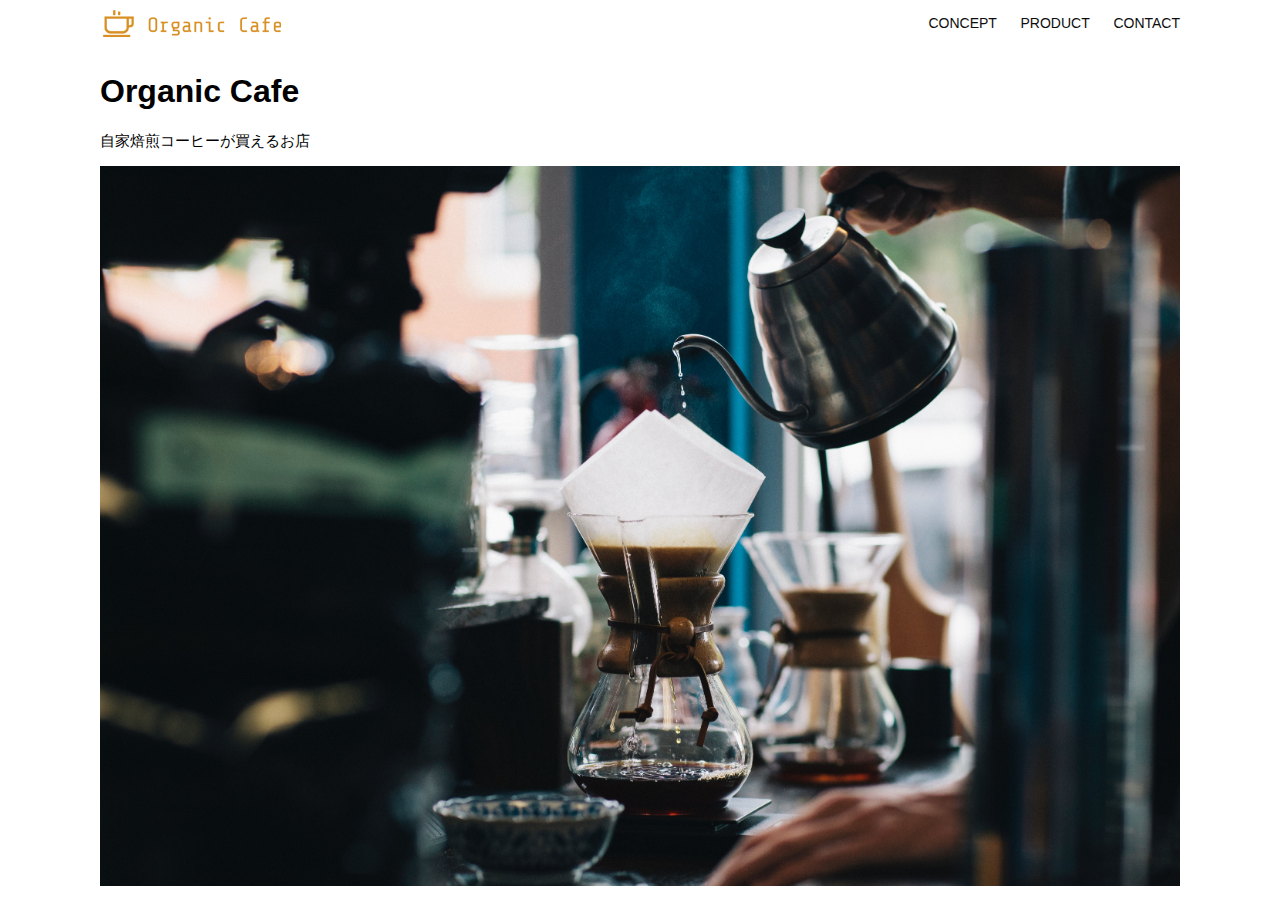
<file: html-css-kadai_013/index.html>
<!DOCTYPE html>
<html>
  <head>
    <title>Organic Cafe</title>
    <meta charset="UTF-8" />
    <meta
      name="description"
      content="自家焙煎のコーヒーがお家で楽しめるOrganic Cafe"
    />
    <meta name="viewport" content="width=device-width, initial-scale=1.0" />
    <link rel="stylesheet" href="style.css" />
  </head>
  <body>
    <!-- ヘッダー -->
    <header>
      <!-- ロゴ -->
      <a href="index.html" id="logo"
        ><img src="images/logo.png" alt="トップページに戻る"
      /></a>

      <!-- PC用ナビゲーション -->
      <nav id="nav-pc">
        <a href="index.html#concept">CONCEPT</a>
        <a href="index.html#product">PRODUCT</a>
        <a href="index.html#contact">CONTACT</a>
      </nav>
      <!-- スマホ用メニューボタン -->
      <img id="menu-sp" src="images/button-menu.png" alt="ナビゲーションを開く" onclick="document.getElementById('nav-sp').style.display = 'block'">
      <!-- SP用メニューボタン -->
      <nav id="nav-sp">
        <img id="close" src="images/button-close.png" alt="ナビゲーションを閉じる" onclick="document.getElementById('nav-sp').style.display = 'none'">
        <a id="logo-sp" href="index.html" onclick="document.getElementById('nav-sp').style.display = 'none'">
          <img src="images/logo-sp.png" alt="トップページに戻る"></a>
        <a class="menu" href="index.html#concept" onclick="document.getElementById('nav-sp').style.display = 'none'">CONCEPT</a>
        <a class="menu" href="index.html#product" onclick="document.getElementById('nav-sp').style.display = 'none'">PRODUCT</a>
        <a class="menu" href="index.html#contact" onclick="document.getElementById('nav-sp').style.display = 'none'">CONTACT</a>
      </nav>
    </header>
    <main>
      <article>
        <!-- メインビジュアル -->
        <section id="main-visual">
          <div id="main-message">
            <h1>Organic Cafe</h1>
            <p>自家焙煎コーヒーが買えるお店</p>
          </div>
          <img
            src="images/main-image.jpg"
            alt="コーヒーをハンドドリップで淹れる画像"
          />
        </section>
      </article>
    </main>
  </body>
</html>
</file>
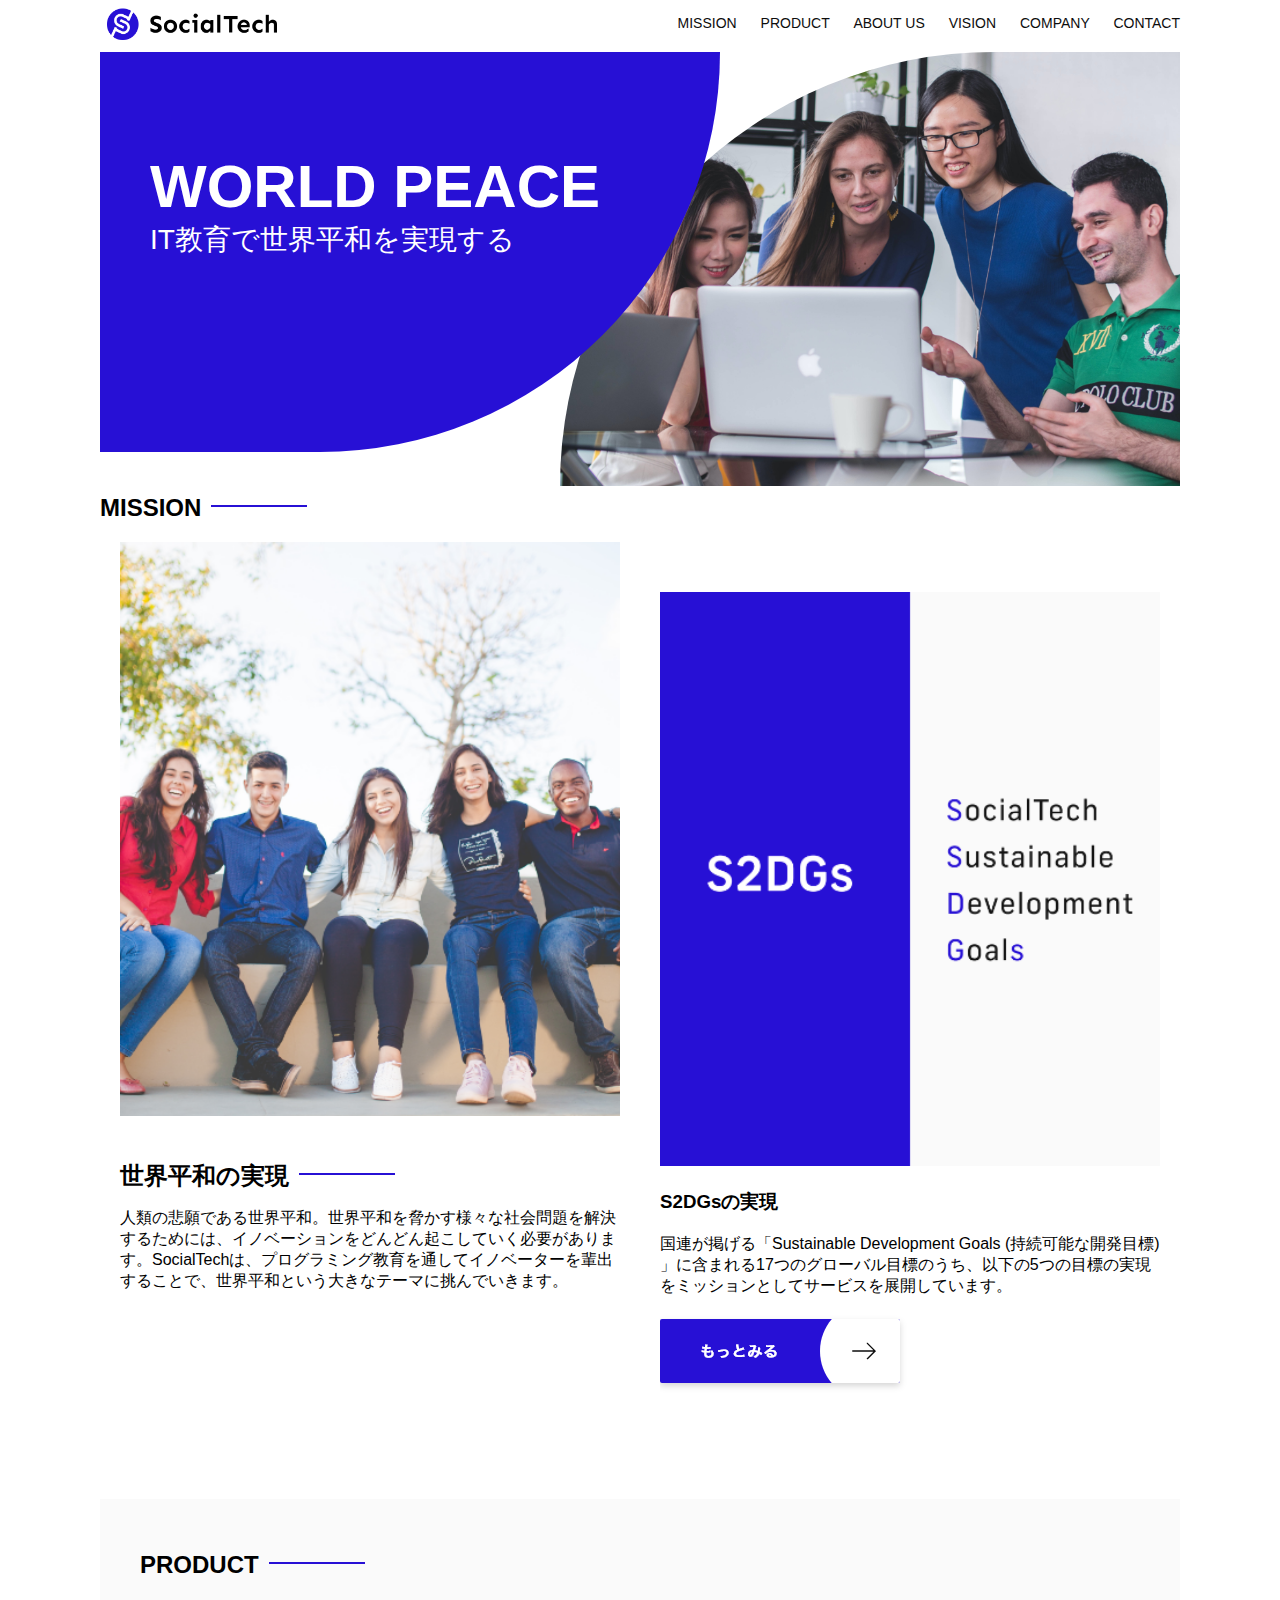
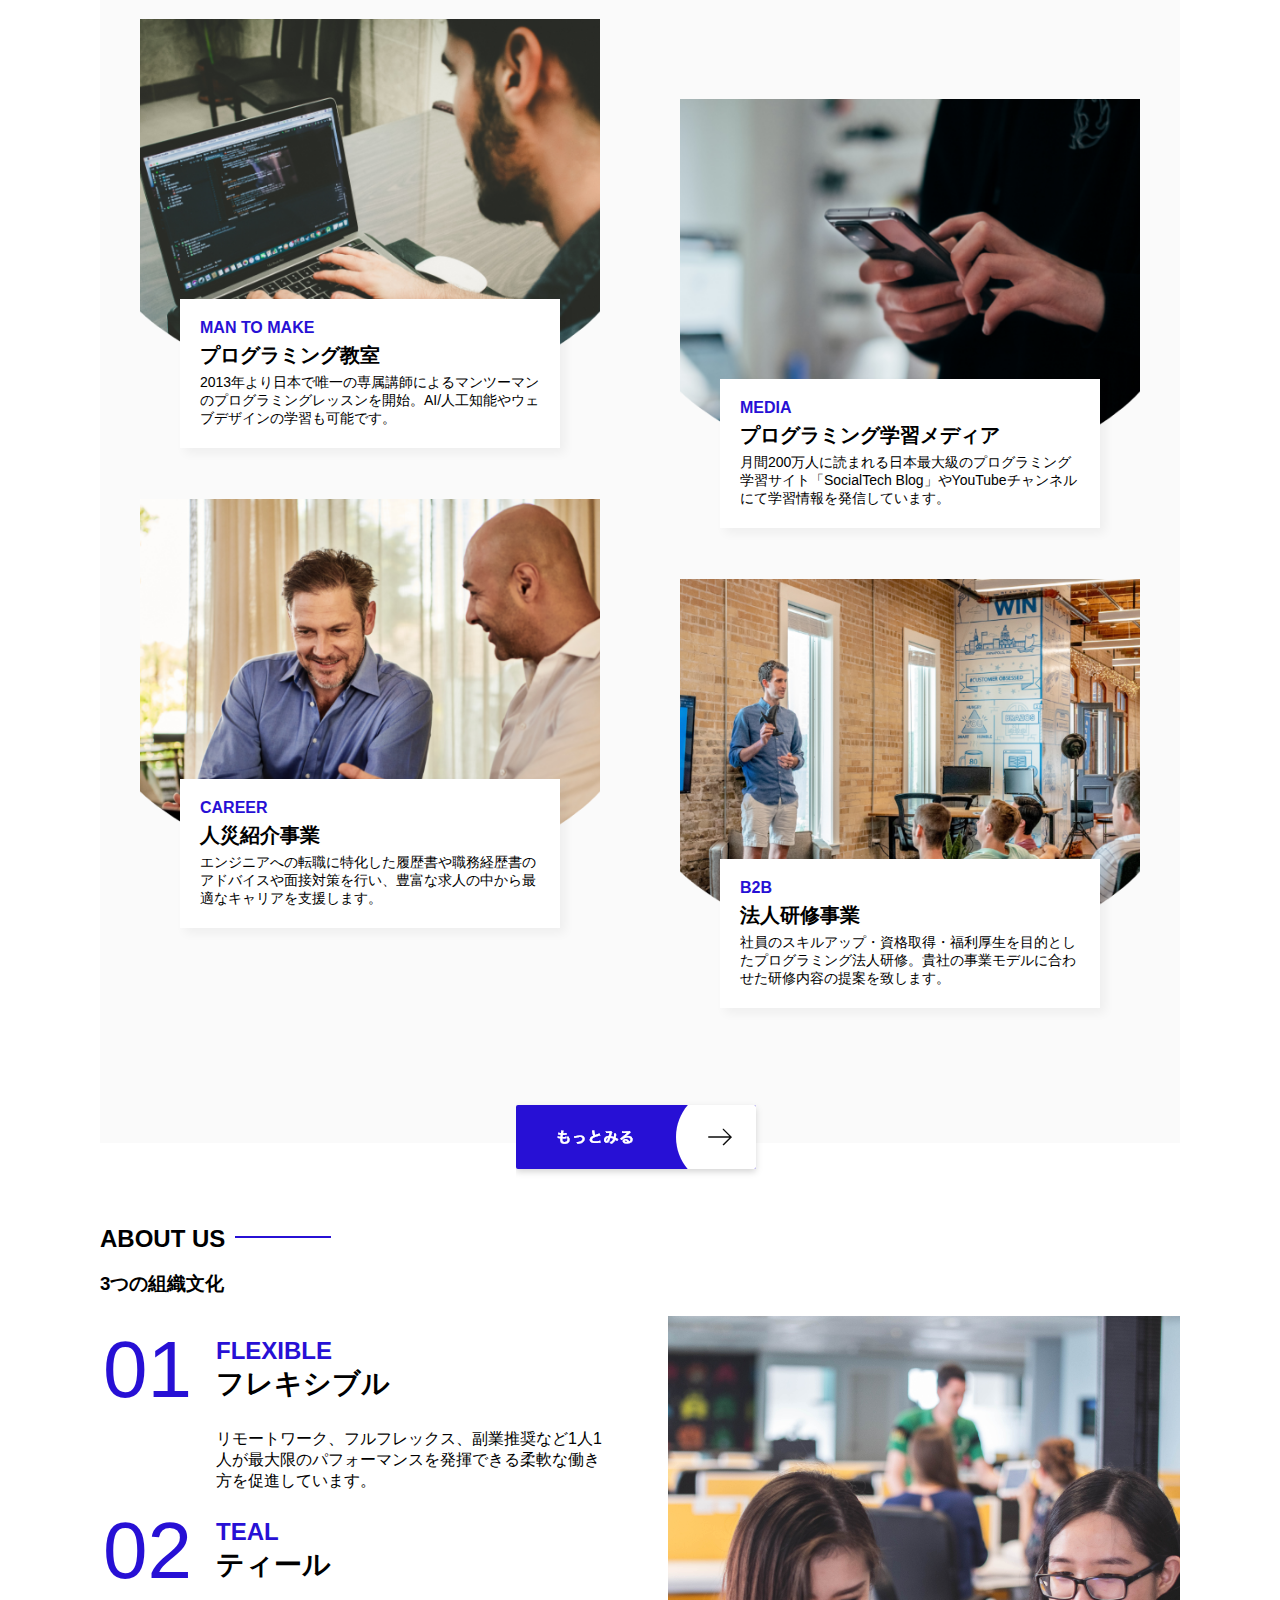
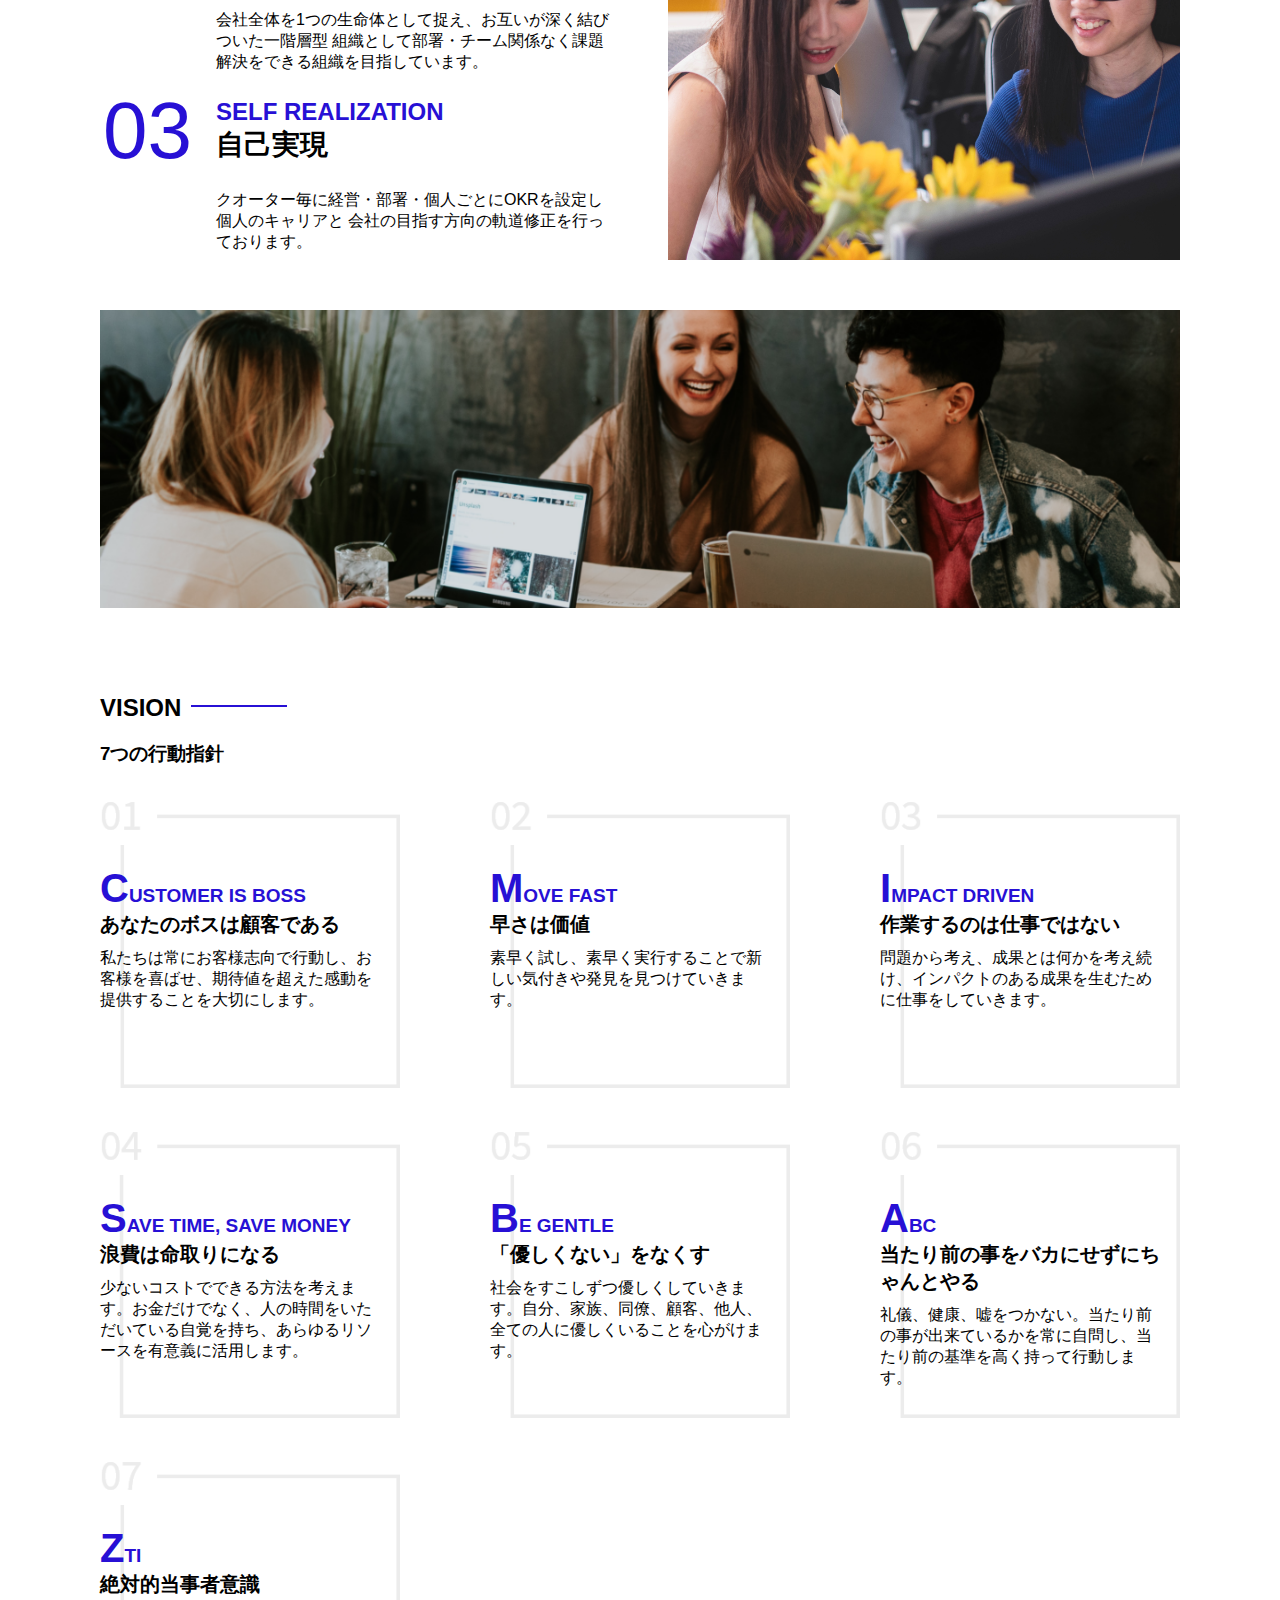
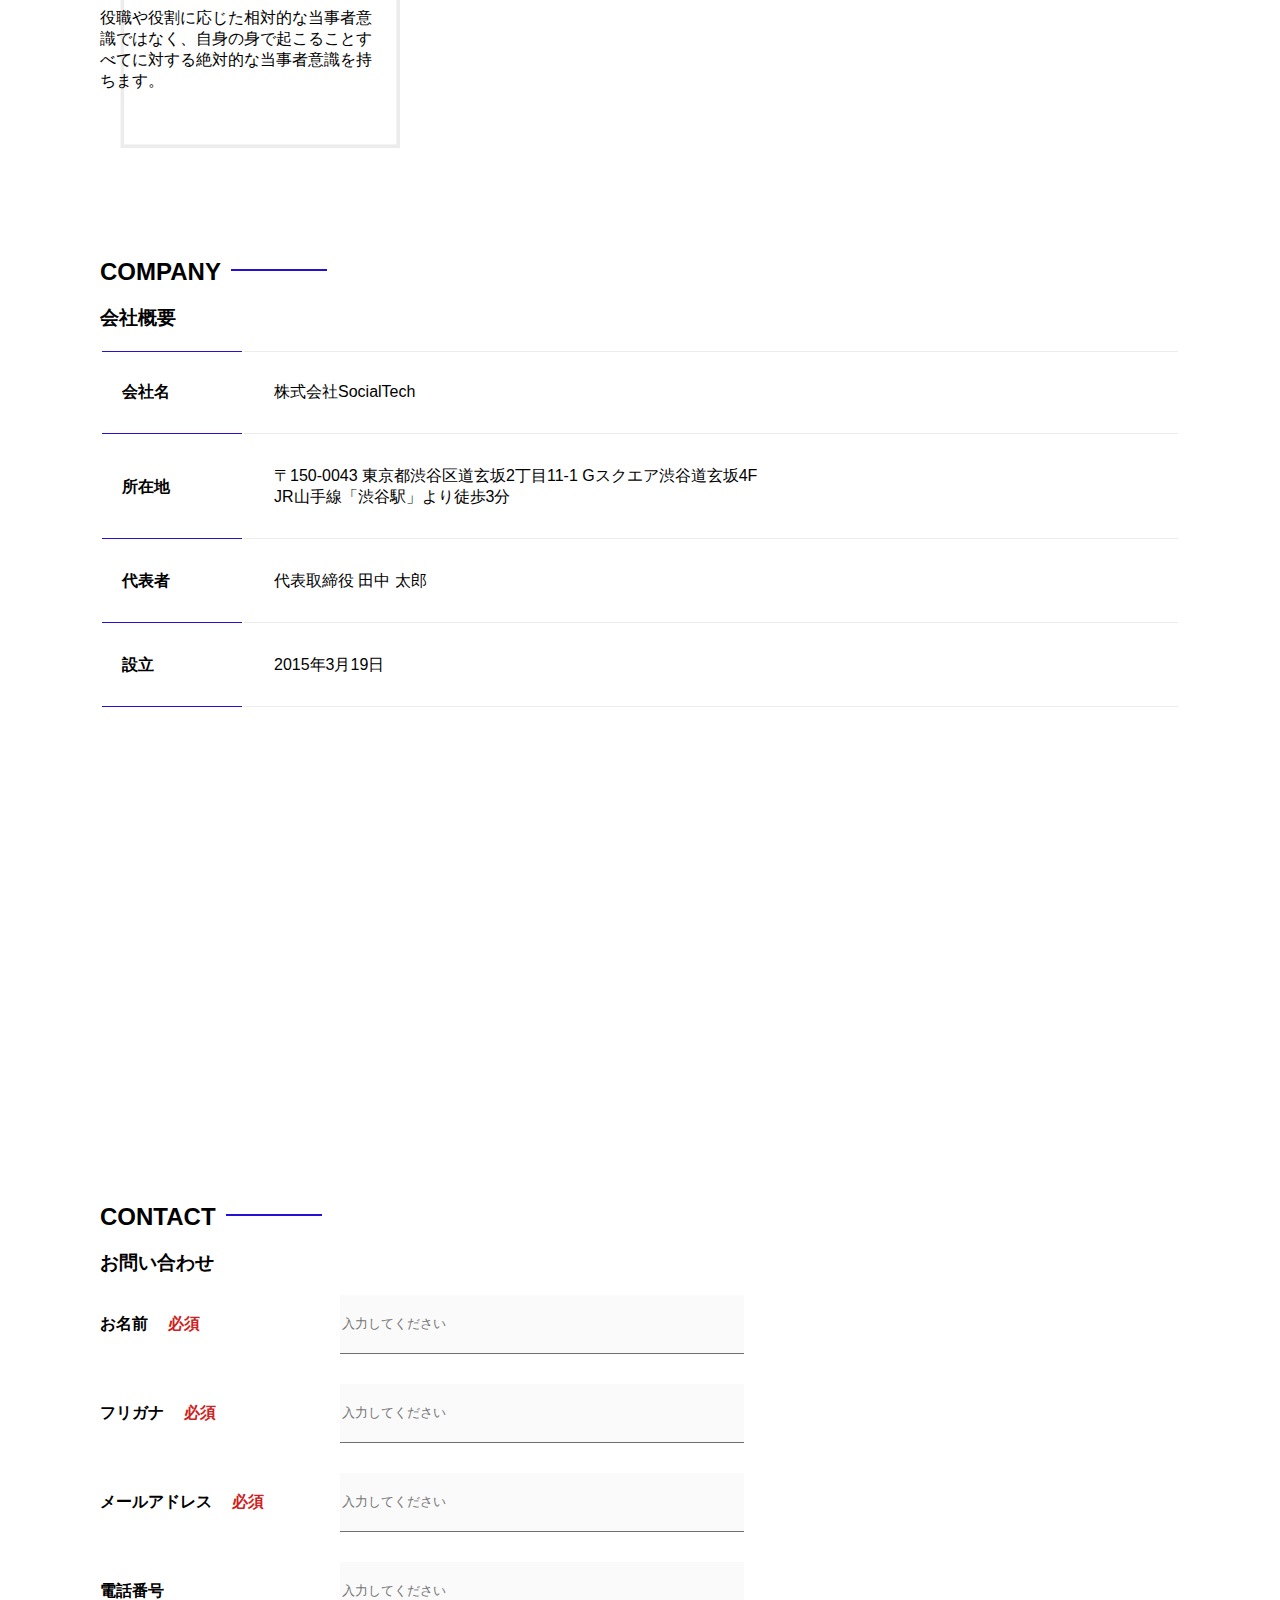
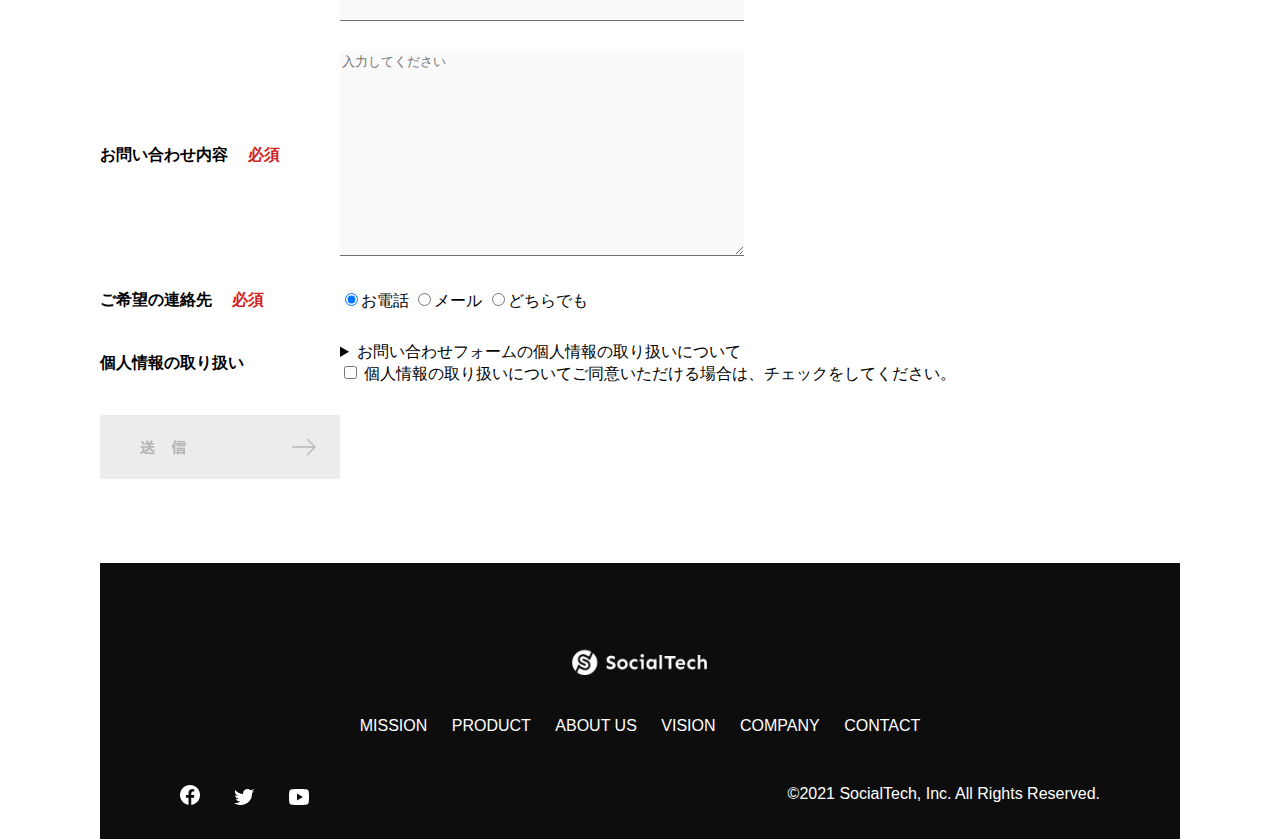
<file: kadai_tutorial_output/index.html>
<!DOCTYPE html>
<html>
<head>
  <title>SocialTech</title>
  <meta charset="UTF-8">
  <meta name="description" content="socialTechはEdTechは業界のリーディングカンパニーを目指します。">
  <meta name="viewport" content="width=device-width,initial-scale=1.0">
  <link rel="stylesheet" href="style.css">
</head>
<body>
  <!-- ヘッダー -->
  <header>
    <!-- ロゴ -->
    <a href="index.html" id="logo"><img src="images\logo.png" alt="トップページに戻る"></a>
    <!-- PC用ナビゲーション -->
    <nav id="nav-pc">
      <a href="mission.html">MISSION</a>
      <a href="product.html">PRODUCT</a>
      <a href="index.html#aboutus">ABOUT US</a>
      <a href="index.html#vision">VISION</a>
      <a href="index.html#company">COMPANY</a>
      <a href="index.html#contact">CONTACT</a>
    </nav>
      <!-- スマホ用メニューボタン -->
      <img id="menu-sp" src="images/button-menu.png" alt="ナビゲーションを開く" onclick="document.getElementById('nav-sp').style.display = 'block'">

      <!-- スマホ用ナビゲーション -->
      <nav id="nav-sp">
        <img id="close" src="images/button-close.png" alt="ナビゲーションを閉じる" onclick="document.getElementById('nav-sp').style.display = 'none'">
        <a id="logo-sp" href="index.html" onclick="document.getElementById('nav-sp').style.display = 'none'"><img
          src="images/logo-sp.png" alt="トップページに戻る"></a>
        <a class="menu" href="mission.html" onclick="document.getElementById('nav-sp').style.display = 'none'">MISSION</a>
        <a class="menu" href="product.html" onclick="document.getElementById('nav-sp').style.display = 'none'">PRODUCT</a>
        <a class="menu" href="index.html#aboutus" onclick="document.getElementById('nav-sp').style.display = 'none'">ABOUT
          US</a>
        <a class="menu" href="index.html#vision"
          onclick="document.getElementById('nav-sp').style.display = 'none'">VISION</a>
        <a class="menu" href="index.html#company"
          onclick="document.getElementById('nav-sp').style.display = 'none'">COMPANY</a>
        <a class="menu" href="index.html#contact"
          onclick="document.getElementById('nav-sp').style.display = 'none'">CONTACT</a>
        <div id="sns">
          <a href="https://www.facebook.com/sejuku2013"><img src="images/button-facebook.png" alt="Facebookのリンク"></a>
          <a href="https://twitter.com/samuraijuku"><img src="images/button-twitter.png" alt="Twitterのリンク"></a>
          <a href="https://www.youtube.com/channel/UCCFOQO5aDK0xXam4cUQXT8g"><img src="images/button-youtube.png" alt="YouTubeのリンク"></a>
        </div>
      </nav>
  </header>
  <main>
    <article>
      <!-- メインビジュアル -->
      <section id="main-visual">
        <div id="main-message">
          <h1>WORLD PEACE</h1>
          <p>IT教育で世界平和を実現する</p>
        </div>
          <img src="images/index/index-main.png" alt="PCの周りに集まる多国籍の仲間たち">
      </section>
      <!-- ミッション -->
      <section id="mission">
          <h2 class="index-h2">MISSION</h2>
          <div id="mission-flex">
          <div>
            <img id="mission-photo" src="images/index/index-mission.png" alt="屋外のベンチで写真を撮影する多国籍の仲間たち">
            <h2>世界平和の実現</h2>
            <p>
              人類の悲願である世界平和。世界平和を脅かす様々な社会問題を解決するためには、イノベーションをどんどん起こしていく必要があります。SocialTechは、プログラミング教育を通してイノベーターを輩出することで、世界平和という大きなテーマに挑んでいきます。
            </p>
          </div>
          <div>
            <img id="s2dgs" src="images/index/s2dgs.png" alt="S2DGs">
            <h3>S2DGsの実現</h3>
            <p>国連が掲げる「Sustainable Development Goals (持続可能な開発目標) 」に含まれる17つのグローバル目標のうち、以下の5つの目標の実現をミッションとしてサービスを展開しています。</p>
            <a href="mission.html">
              <img src="images/button-more.png" alt="もっとみる">
            </a>
          </div>
        </div>
      </section>
      <!-- プロダクト -->
      <section id="product">
        <h2 class="index-h2">PRODUCT</h2>
        <div>
          <div id="product-left">
            <div>
              <img class="product-photo" src="images/index/index-mantoman.png" alt="PCでコードを書く男性">
              <div class="product-explain">
                <span>MAN TO MAKE</span>
                <h3>プログラミング教室</h3>
                <p>2013年より日本で唯一の専属講師によるマンツーマンのプログラミングレッスンを開始。AI/人工知能やウェブデザインの学習も可能です。</p>
            </div>
            </div>
            <div>
                <img class="product-photo" src="images/index/index-career.png" alt="笑顔で話し合う2人の男性">
                <div class="product-explain">
                  <span>CAREER</span>
                  <h3>人災紹介事業</h3>
                  <P>エンジニアへの転職に特化した履歴書や職務経歴書のアドバイスや面接対策を行い、豊富な求人の中から最適なキャリアを支援します。</P>
              </div>
            </div>
          </div>
          <div id="product-right">
            <div>
              <img class="product-photo" src="images/index/index-media.png" alt="スマートフォンを操作する人">
              <div class="product-explain">
                <span>MEDIA</span>
                <h3>プログラミング学習メディア</h3>
                <p>月間200万人に読まれる日本最大級のプログラミング学習サイト「SocialTech Blog」やYouTubeチャンネルにて学習情報を発信しています。</p>
              </div>
            </div>
            <div>
              <img class="product-photo" src="images/index/index-b2b.png" alt="講演中の男性とそれを聴く人々">
              <div class="product-explain">
                <span>B2B</span>
                <h3>法人研修事業</h3>
                <p>社員のスキルアップ・資格取得・福利厚生を目的としたプログラミング法人研修。貴社の事業モデルに合わせた研修内容の提案を致します。</p>
              </div>
            </div>
          </div>
        </div>
        <div>
          <a id="product-more" href="product.html">
            <img src="images/button-more.png" alt="もっとみる">
          </a>
        </div>
      </section>
      <!--- ABOUT US -->
      <section id="aboutus">
        <h2 class="index-h2">ABOUT US</h2>
        <h3>3つの組織文化</h3>
        <div>
          <table class="culture-table">
            <tr>
              <td>
                <span class="culture-num">01</span>
              </td>
              <td>
                <span class="culture-en">FLEXIBLE</span>
                <span class="culture-jp">フレキシブル</span>
              </td>
            </tr>
            <tr>
              <td>
                <!--空のセル-->
              </td>
              <td>
                <p class="culture-description">
                  リモートワーク、フルフレックス、副業推奨など1人1人が最大限のパフォーマンスを発揮できる柔軟な働き方を促進しています。
                </p>
              </td>
            </tr>
            <tr>
              <td>
                <span class="culture-num">02</span>
              </td>
              <td>
                <span class="culture-en">TEAL</span>
                <span class="culture-jp">ティール</span>
              </td>
            </tr>
            <tr>
              <td>
                <!--空のセル-->
              </td>
              <td>
                <p class="culture-description">
                  会社全体を1つの生命体として捉え、お互いが深く結びついた一階層型
                  組織として部署・チーム関係なく課題解決をできる組織を目指しています。
                </p>
              </td>
            </tr>
            <tr>
              <td>
                <span class="culture-num">03</span>
              </td>
              <td>
                <span class="culture-en">SELF REALIZATION</span>
                <span class="culture-jp">自己実現</span>
              </td>
            </tr>
            <tr>
              <td>
                <!--空のセル-->
              </td>
              <td>
                <p class="culture-description">
                  クオーター毎に経営・部署・個人ごとにOKRを設定し個人のキャリアと
                  会社の目指す方向の軌道修正を行っております。
                </p>
              </td>
            </tr>
          </table>
          <img class="culture-img" src="images/index/index-aboutus1.png" alt="笑顔で話し合う2人の女性">
        </div>
          <img class="culture-img2" src="images/index/index-aboutus2.png" alt="笑顔で話し合う3人の男女">
      </section>
      <!-- VISION -->
      <section id="vision">
        <h2 class="index-h2">VISION</h2>
        <h3>7つの行動指針</h3>
        <div>
          <div class="vision-box">
            <img src="images/index/vision-01.png" alt="01">
            <span>
              <h4>CUSTOMER IS BOSS</h4>
              <h5>あなたのボスは顧客である</h5>
              <p>私たちは常にお客様志向で行動し、お客様を喜ばせ、期待値を超えた感動を提供することを大切にします。</p>
            </span>
          </div>
          <div class="vision-box">
            <img src="images/index/vision-02.png" alt="02">
            <span>
              <h4>MOVE FAST</h4>
              <h5>早さは価値</h5>
              <p>素早く試し、素早く実行することで新しい気付きや発見を見つけていきます。</p>
            </span>
          </div>
          <div class="vision-box">
            <img src="images/index/vision-03.png" alt="03">
            <span>
              <h4>IMPACT DRIVEN</h4>
              <h5>作業するのは仕事ではない</h5>
              <p>問題から考え、成果とは何かを考え続け、インパクトのある成果を生むために仕事をしていきます。</p>
            </span>
          </div>
          <div class="vision-box">
            <img src="images/index//vision-04.png" alt="04">
            <span>
              <h4>SAVE TIME, SAVE MONEY</h4>
              <h5>浪費は命取りになる</h5>
              <p>少ないコストでできる方法を考えます。お金だけでなく、人の時間をいただいている自覚を持ち、あらゆるリソースを有意義に活用します。</p>
            </span>
          </div>
          <div class="vision-box">
            <img src="images/index/vision-05.png" alt="05">
            <span>
              <h4>BE GENTLE</h4>
              <h5>「優しくない」をなくす</h5>
              <p>社会をすこしずつ優しくしていきます。自分、家族、同僚、顧客、他人、全ての人に優しくいることを心がけます。</p>
            </span>
          </div>
          <div class="vision-box">
            <img src="images/index/vision-06.png" alt="06">
            <span>
              <h4>ABC</h4>
              <h5>当たり前の事をバカにせずにちゃんとやる</h5>
              <p>礼儀、健康、嘘をつかない。当たり前の事が出来ているかを常に自問し、当たり前の基準を高く持って行動します。</p>
            </span>
          </div>
          <div class="vision-box">
            <img src="images/index/vision-07.png" alt="07">
            <span>
              <h4>ZTI</h4>
              <h5>絶対的当事者意識</h5>
              <p>役職や役割に応じた相対的な当事者意識ではなく、自身の身で起こることすべてに対する絶対的な当事者意識を持ちます。</p>
            </span>
          </div>
        </div>
      </section>
      <!-- COMPANY -->
      <section id="company">
        <h2 class="index-h2">COMPANY</h2>
        <h3>会社概要</h3>
        <table id="company-table">
          <tr>
            <th class="tableheader-first">会社名</th>
            <td class="cell-first">株式会社SocialTech</td>
          </tr>
          <tr>
            <th class="tableheader">所在地</th>
            <td class="cell">〒150-0043 東京都渋谷区道玄坂2丁目11-1 Gスクエア渋谷道玄坂4F<br>JR山手線「渋谷駅」より徒歩3分</td>
          </tr>
          <tr>
            <th class="tableheader">代表者</th>
            <td class="cell">代表取締役 田中 太郎</td>
          </tr>
          <tr>
            <th class="tableheader">設立</th>
            <td class="cell">2015年3月19日</td>
          </tr>
        </table>
          <iframe
            src="https://www.google.com/maps/embed?pb=!1m18!1m12!1m3!1d3241.7117885368834!2d139.6997532!3d35.6594719!2m3!1f0!2f0!3f0!3m2!1i1024!2i768!4f13.1!3m3!1m2!1s0x60188ca82734d167%3A0x505f9358bcf930de!2z44CSMTUwLTAwNDMg5p2x5Lqs6YO96YO95riL6LC35Yy66YGT546E5Z2C77yS5LiB55uu77yR4oiS77yR!5e0!3m2!1sja!2sjp!4v1714227713354!5m2!1sja!2sjp" width="600" height="450" style="border:0;" allowfullscreen="" loading="lazy" referrerpolicy="no-referrer-when-downgrade"
            style="border:0;" allowfullscreen="" loading="lazy">
          </iframe>
      </section>
      <!-- お問い合わせフォーム -->
      <section id="contact">
        <h2 class="index-h2">CONTACT</h2>
        <h3>お問い合わせ</h3>
        <form action="https://api.staticforms.xyz/submit" method="post">
          <input type="text" name="honeypot" style="display:none">
          <!-- STASIC FORMSのアクセスキー -->
          <input type="hidden" name="accessKey" value="a3092139-70b4-4b56-82c1-5af20d22947e">
          <!-- メールのタイトル --> 
          <input type="hidden" name="subject" value="お問い合わせフォーム">
          <!-- 送信先のメールアドレスをvalueに設定する -->
          <input type="hidden" name="replyTo" value="s.nomura04@gmail.com">
          <!-- redirectToのURLは公開後のURLへリンクする -->
          <input type="hidden" name="redirectTo" value="">
      
          <div>
            <div class="contact-heading">
              <label class="contact-label">お名前<span class="contact-span">必須</span></label>
            </div>
            <div>
              <input type="text" name="name" placeholder="入力してください" class="contact-textbox">
            </div>
          </div>
          <div>
            <div class="contact-heading">
              <label class="contact-label">フリガナ<span class="contact-span">必須</span></label>
            </div>
            <div>
              <input type="text" name="hurigana" placeholder="入力してください" class="contact-textbox">
            </div>
          </div>
          <div>
            <div class="contact-heading">
              <label class="contact-label">メールアドレス<span class="contact-span">必須</span></label>
            </div>
            <div>
              <input type="text" name="email" placeholder="入力してください" class="contact-textbox">
            </div>
          </div>
          <div>
            <div class="contact-heading">
              <label class="contact-label">電話番号</label>
            </div>
            <div>
              <input type="text" name="tel" placeholder="入力してください" class="contact-textbox">
            </div>
          </div>
          <div>
            <div class="contact-heading">
              <label class="contact-label">お問い合わせ内容<span class="contact-span">必須</span></label>
            </div>
            <div>
              <textarea class="contact-textarea" placeholder="入力してください" name="message"></textarea>
            </div>
          </div>
          <div>
            <div class="contact-heading">
              <label class="contact-label">ご希望の連絡先<span class="contact-span">必須</span></label>
            </div>
            <div>
              <input class="radiobutton" type="radio" value="tel" name="contact" checked><label>お電話</label>
              <input class="radiobutton" type="radio" value="mail" name="contact"><label>メール</label>
              <input class="radiobutton" type="radio" value="both" name="contact"><label>どちらでも</label>
            </div>
          </div>
          <div>
            <div class="contact-heading">
              <label class="contact-label">個人情報の取り扱い</label>
            </div>
            <div>
              <details>
                <summary>お問い合わせフォームの個人情報の取り扱いについて</summary>
                <div>
                  <span>１．組織の名称又は氏名</span><br>
                  株式会社SocialTech<br><br>
                  <span>２．個人情報保護管理者（若しくはその代理人）の氏名又は職名、所属及び連絡先
                    鈴木 一郎 コーポレート部</span><br>
                  メールアドレス：support@socialtech.net<br>
                  TEL：03-xxxx-xxxx<br>
                  <span>３．個人情報の利用目的</span><br>
                  ・本サービス及び本サービスに関連する情報の提供又はそれらに関する連絡のため<br>
                  ・ユーザーの本人確認のため<br>
                  ・当社サービスのご案内のため<br>
                  ・当社の商品等の広告または宣伝（電子メールによるものを含むものとします。）<br><br>
                  <span>４．個人情報の取り扱い業務の委託</span><br>
                  個人情報の取扱業務の全部または一部を外部に業務委託する場合があります。<br>
                  その際、弊社は、個人情報を適切に保護できる管理体制を敷き実行していることを条件として<br>
                  委託先を厳選したうえで、機密保持契約を委託先と締結し、お客様の個人情報を厳密に管理させます。<br><br>
                  <span>５．個人情報の開示等の請求</span><br>
                  お客様は、弊社に対してご自身の個人情報の開示等（利用目的の通知、開示、内容の訂正・追加・削除、利用の停止または消去、第三者への提供の停止）に関して、当社問合わせ窓口に申し出ることができます。<br>
                  その際、弊社はお客様ご本人を確認させていただいたうえで、合理的な期間内に対応いたします。<br><br>
                  なお、個人情報に関する弊社問合わせ先は、次の通りです。<br><br>
                  株式会社SocialTech　個人情報問合せ窓口<br>
                  〒150-0043　東京都渋谷区道玄坂2丁目11-1 Ｇスクエア渋谷道玄坂 4F<br>
                  メールアドレス：support@socialtech.net　TEL：03-xxxx-xxxx<br><br>
                  <span>６．個人情報を提供されることの任意性について</span><br><br>
                  お客様がご自身の個人情報を弊社に提供されるか否かは、お客様のご判断によりますが、もしご提供されない場合には、適切なサービスが提供できない場合がありますので予めご了承ください。
                </div>
              </details>
              <input type="checkbox" name="agree">
              <span>個人情報の取り扱いについてご同意いただける場合は、チェックをしてください。</span>
            </div>
          </div>
            <input type="image" src="images/button-submit.png" alt="送信する">
        </form>
      </section>
    </article>
    <footer>
      <div id="footer-logo">
        <img src="images/logo-sp.png" alt="SocialTech">
      </div>
      <div id="footer-link">
        <a href="mission.html">MISSION</a>
        <a href="product.html">PRODUCT</a>
        <a href="index.html#aboutus">ABOUT US</a>
        <a href="index.html#vision">VISION</a>
        <a href="index.html#company">COMPANY</a>
        <a href="index.html#contact">CONTACT</a>
      </div>
      <div id="sns-footer">
        <a href="https://www.facebook.com/sejuku2013"><img src="images/button-facebook.png" alt="Facebookのリンク"></a>
        <a href="https://twitter.com/samuraijuku"><img src="images/button-twitter.png" alt="Twitterのリンク"></a>
        <a href="https://www.youtube.com/channel/UCCFOQO5aDK0xXam4cUQXT8g"><img src="images/button-youtube.png" alt="YouTubeのリンク"></a>
        <span id="copyright">&copy;2021 SocialTech, Inc. All Rights Reserved. </span>
      </div>
    </footer>
  </main>
</body>
</html>
</file>
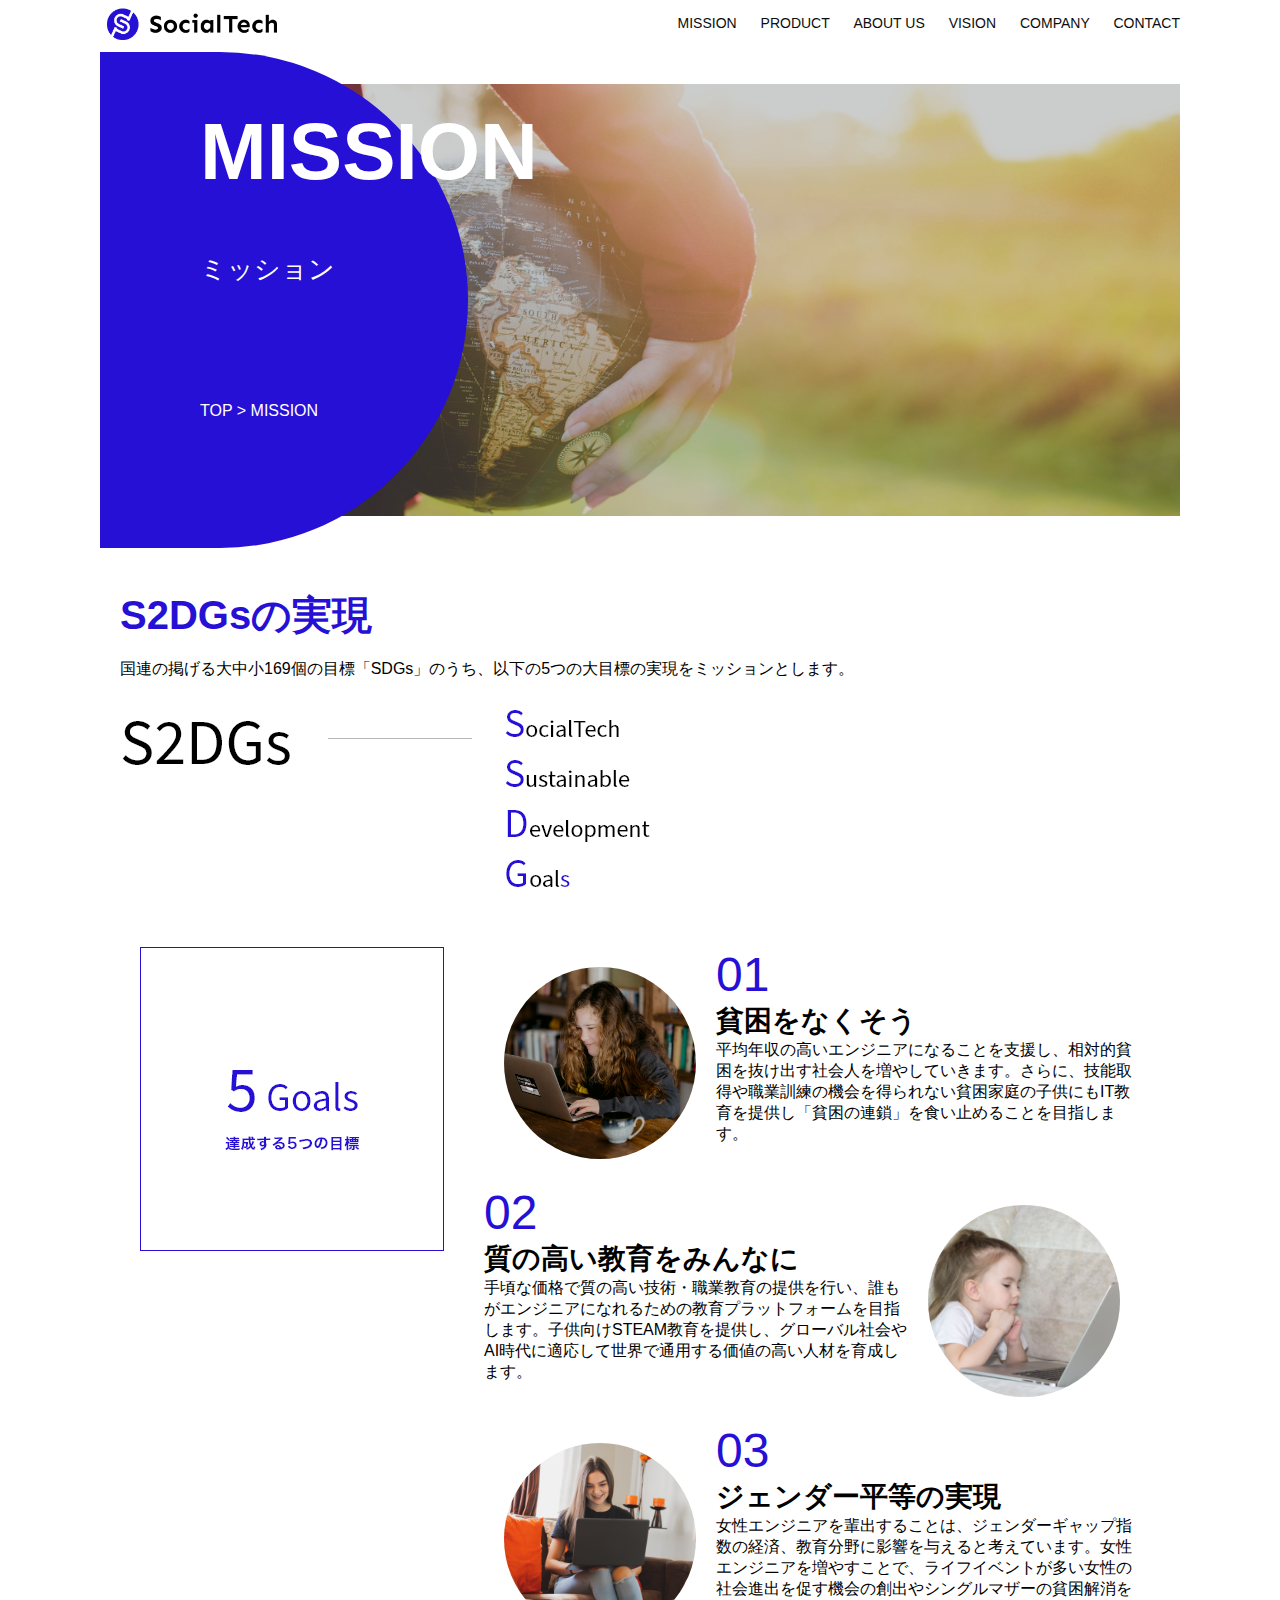
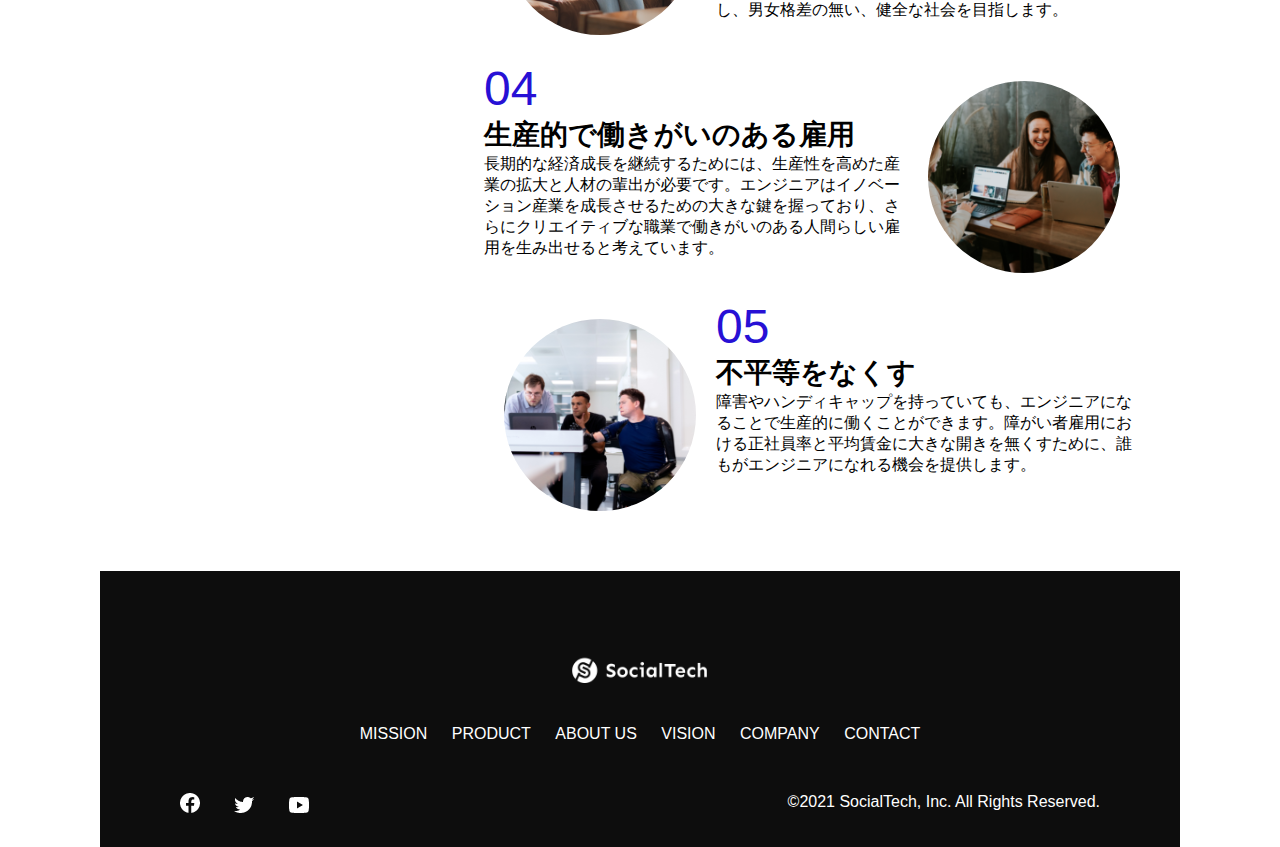
<file: kadai_tutorial_output/mission.html>
<!DOCTYPE html>
  <html>
  <head>
    <title>SocialTech - MISSION ミッション -</title>
    <meta charset="UTF-8">
    <meta name="description" content="SocialTechが目指す5つの目標">
    <meta name="viewport" content="width=device-width, initial-scale=1.0">
    <link rel="stylesheet" href="style.css">
  </head>

  <body>
    <!-- ヘッダー -->
    <header>
      <!-- ロゴ -->
      <a href="index.html" id="logo"><img src="images/logo.png" alt="トップページに戻る"></a>
  
      <!-- PC用ナビゲーション -->
      <nav id="nav-pc">
        <a href="mission.html">MISSION</a>
        <a href="product.html">PRODUCT</a>
        <a href="index.html#aboutus">ABOUT US</a>
        <a href="index.html#vision">VISION</a>
        <a href="index.html#company">COMPANY</a>
        <a href="index.html#contact">CONTACT</a>
      </nav>
  
      <!-- スマホ用メニューボタン -->
      <img id="menu-sp" src="images/button-menu.png" alt="ナビゲーションを開く" onclick="document.getElementById('nav-sp').style.display = 'block'">
  
      <!-- スマホ用ナビゲーション -->
      <nav id="nav-sp">
        <img id="close" src="images/button-close.png" alt="ナビゲーションを閉じる" onclick="document.getElementById('nav-sp').style.display = 'none'">
        <a id="logo-sp" href="index.html" onclick="document.getElementById('nav-sp').style.display = 'none'"><img
            src="images/logo-sp.png" alt="トップページに戻る"></a>
        <a class="menu" href="mission.html" onclick="document.getElementById('nav-sp').style.display = 'none'">MISSION</a>
        <a class="menu" href="product.html" onclick="document.getElementById('nav-sp').style.display = 'none'">PRODUCT</a>
        <a class="menu" href="index.html#aboutus" onclick="document.getElementById('nav-sp').style.display = 'none'">ABOUT
          US</a>
        <a class="menu" href="index.html#vision"
          onclick="document.getElementById('nav-sp').style.display = 'none'">VISION</a>
        <a class="menu" href="index.html#company"
          onclick="document.getElementById('nav-sp').style.display = 'none'">COMPANY</a>
        <a class="menu" href="index.html#contact"
          onclick="document.getElementById('nav-sp').style.display = 'none'">CONTACT</a>
        <div id="sns">
          <a href="https://www.facebook.com/sejuku2013"><img src="images/button-facebook.png" alt="Facebookのリンク"></a>
          <a href="https://twitter.com/samuraijuku"><img src="images/button-twitter.png" alt="Twitterのリンク"></a>
          <a href="https://www.youtube.com/channel/UCCFOQO5aDK0xXam4cUQXT8g"><img src="images/button-youtube.png" alt="YouTubeのリンク"></a>
        </div>
      </nav>
    </header>
    <main>
      <article>
        <section id="mission-main">
          <div id="mission-title">
            <h1>MISSION</h1>
            <span>ミッション</span>
            <div>TOP > MISSION</div>
          </div>
        </section>
        <section id="mission-s2dgs">
          <h2 class="mission-h2">S2DGsの実現</h2>
          <p>国連の掲げる大中小169個の目標「SDGs」のうち、以下の5つの大目標の実現をミッションとします。</p>
          <img src="images/mission/mission-s2dgs.png" alt="S2DGs">
        </section>
        <section id="mission-5goals">
          <div>
            <img id="s2dgs-image" src="images/mission/mission-5goals.png" alt="5Goals">
          </div>
          <div>
            <div>
              <img class="fivegoals-image-left" src="images/mission/mission-5goals01.png" alt="PCを操作する女の子">
              <span class="fivegoals-number">01</span>
              <h3 class="fivegoals-h3">貧困をなくそう</h3>
              <p class="fivegoals-p">
                平均年収の高いエンジニアになることを支援し、相対的貧困を抜け出す社会人を増やしていきます。さらに、技能取得や職業訓練の機会を得られない貧困家庭の子供にもIT教育を提供し「貧困の連鎖」を食い止めることを目指します。
              </p>
            </div>
    
            <div>
              <img class="fivegoals-image-right" src="images/mission/mission-5goals02.png" alt="PCを見つめる小さい女の子">
              <span class="fivegoals-number">02</span>
              <h3 class="fivegoals-h3">質の高い教育をみんなに</h3>
              <p class="fivegoals-p">
                手頃な価格で質の高い技術・職業教育の提供を行い、誰もがエンジニアになれるための教育プラットフォームを目指します。子供向けSTEAM教育を提供し、グローバル社会やAI時代に適応して世界で通用する価値の高い人材を育成します。
              </p>
            </div>
    
            <div>
              <img class="fivegoals-image-left" src="images/mission/mission-5goals03.png" alt="PCを操作する女性">
              <span class="fivegoals-number">03</span>
              <h3 class="fivegoals-h3">ジェンダー平等の実現</h3>
              <p class="fivegoals-p">
                女性エンジニアを輩出することは、ジェンダーギャップ指数の経済、教育分野に影響を与えると考えています。女性エンジニアを増やすことで、ライフイベントが多い女性の社会進出を促す機会の創出やシングルマザーの貧困解消をし、男女格差の無い、健全な社会を目指します。
              </p>
            </div>
    
            <div>
              <img class="fivegoals-image-right" src="images/mission/mission-5goals04.png" alt="笑顔で話し合う3人の男女">
              <span class="fivegoals-number">04</span>
              <h3 class="fivegoals-h3">生産的で働きがいのある雇用</h3>
              <p class="fivegoals-p">
                長期的な経済成長を継続するためには、生産性を高めた産業の拡大と人材の輩出が必要です。エンジニアはイノベーション産業を成長させるための大きな鍵を握っており、さらにクリエイティブな職業で働きがいのある人間らしい雇用を生み出せると考えています。
              </p>
            </div>
    
            <div>
              <img class="fivegoals-image-left" src="images/mission/mission-5goals05.png" alt="障害を持つ男性が生き生きと働く様子">
              <span class="fivegoals-number">05</span>
              <h3 class="fivegoals-h3">不平等をなくす</h3>
              <p class="fivegoals-p">
                障害やハンディキャップを持っていても、エンジニアになることで生産的に働くことができます。障がい者雇用における正社員率と平均賃金に大きな開きを無くすために、誰もがエンジニアになれる機会を提供します。
              </p>
            </div>
          </div>
        </section>
      </article>
      <footer>
        <div id="footer-logo">
          <img src="images/logo-sp.png" alt="SocialTech">
        </div>
        <div id="footer-link">
          <a href="mission.html">MISSION</a>
          <a href="product.html">PRODUCT</a>
          <a href="index.html#aboutus">ABOUT US</a>
          <a href="index.html#vision">VISION</a>
          <a href="index.html#company">COMPANY</a>
          <a href="index.html#contact">CONTACT</a>
        </div>
        <div id="sns-footer">
          <a href="https://www.facebook.com/sejuku2013"><img src="images/button-facebook.png" alt="Facebookのリンク"></a>
          <a href="https://twitter.com/samuraijuku"><img src="images/button-twitter.png" alt="Twitterのリンク"></a>
          <a href="https://www.youtube.com/channel/UCCFOQO5aDK0xXam4cUQXT8g"><img src="images/button-youtube.png" alt="YouTubeのリンク"></a>
          <span id="copyright">&copy;2021 SocialTech, Inc. All Rights Reserved. </span>
        </div>
      </footer>
    </main>
  </body>

  </html>
</file>
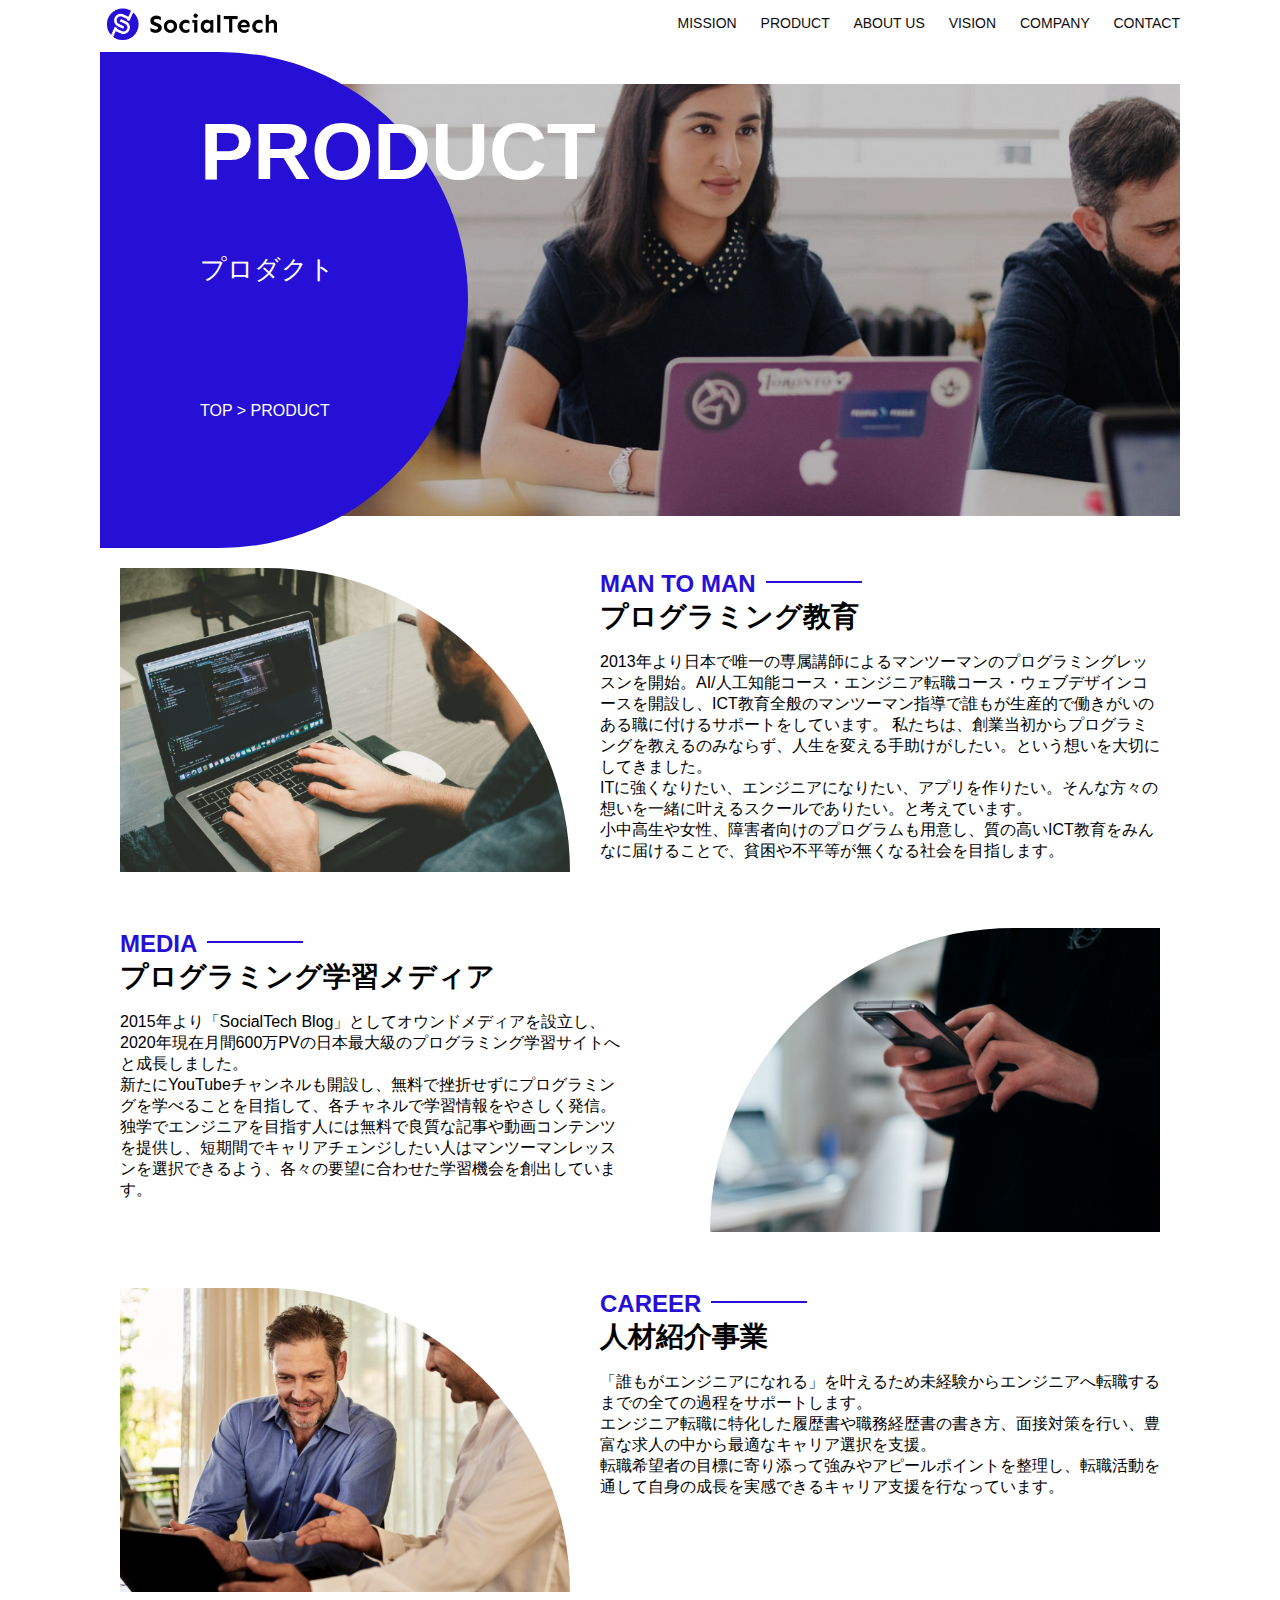
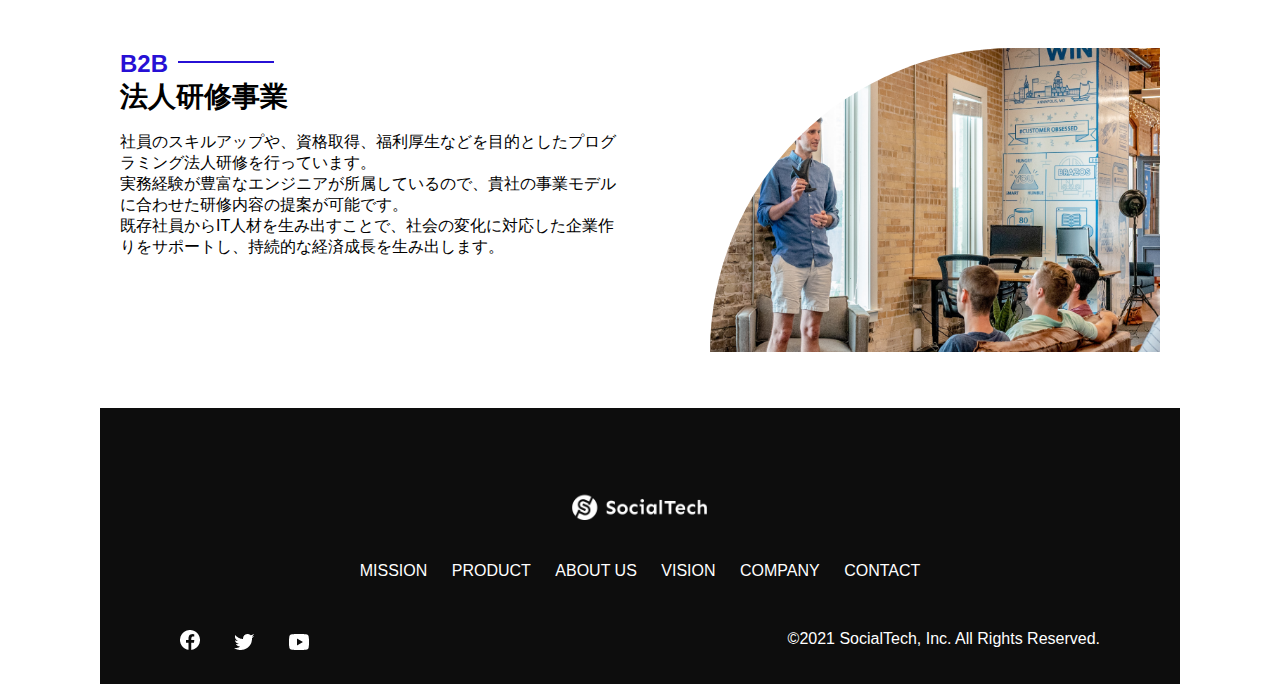
<file: kadai_tutorial_output/production.html>
<!DOCTYPE html>
  <html>
  <head>
    <title>SocialTech -PRODUCT プロダクト-</title>
    <meta charset="UTF-8">
    <meta name="description" content="SocialTechの4つのプロダクトを紹介します">
    <meta name="viewport" content="width=device-width, initial-scale=1.0">
    <link rel="stylesheet" href="style.css">
  </head>
  
  <body>
    <!-- ヘッダー -->
    <header>
      <!-- ロゴ -->
      <a href="index.html" id="logo"><img src="images/logo.png" alt="トップページに戻る"></a>
  
      <!-- PC用ナビゲーション -->
      <nav id="nav-pc">
        <a href="mission.html">MISSION</a>
        <a href="product.html">PRODUCT</a>
        <a href="index.html#aboutus">ABOUT US</a>
        <a href="index.html#vision">VISION</a>
        <a href="index.html#company">COMPANY</a>
        <a href="index.html#contact">CONTACT</a>
      </nav>
  
      <!-- スマホ用メニューボタン -->
      <img id="menu-sp" src="images/button-menu.png" alt="ナビゲーションを開く" onclick="document.getElementById('nav-sp').style.display = 'block'">
  
      <!-- スマホ用ナビゲーション -->
      <nav id="nav-sp">
        <img id="close" src="images/button-close.png" alt="ナビゲーションを閉じる" onclick="document.getElementById('nav-sp').style.display = 'none'">
        <a id="logo-sp" href="index.html" onclick="document.getElementById('nav-sp').style.display = 'none'"><img
            src="images/logo-sp.png" alt="トップページに戻る"></a>
        <a class="menu" href="mission.html" onclick="document.getElementById('nav-sp').style.display = 'none'">MISSION</a>
        <a class="menu" href="product.html" onclick="document.getElementById('nav-sp').style.display = 'none'">PRODUCT</a>
        <a class="menu" href="index.html#aboutus" onclick="document.getElementById('nav-sp').style.display = 'none'">ABOUT
          US</a>
        <a class="menu" href="index.html#vision"
          onclick="document.getElementById('nav-sp').style.display = 'none'">VISION</a>
        <a class="menu" href="index.html#company"
          onclick="document.getElementById('nav-sp').style.display = 'none'">COMPANY</a>
        <a class="menu" href="index.html#contact"
          onclick="document.getElementById('nav-sp').style.display = 'none'">CONTACT</a>
        <div id="sns">
          <a href="https://www.facebook.com/sejuku2013"><img src="images/button-facebook.png" alt="Facebookのリンク"></a>
          <a href="https://twitter.com/samuraijuku"><img src="images/button-twitter.png" alt="Twitterのリンク"></a>
          <a href="https://www.youtube.com/channel/UCCFOQO5aDK0xXam4cUQXT8g"><img src="images/button-youtube.png" alt="YouTubeのリンク"></a>
        </div>
      </nav>
    </header>
    <main>
      <article>
        <section id="product-main">
          <div id="product-title">
            <h1>PRODUCT</h1>
            <span>プロダクト</span>
            <div>TOP > PRODUCT</div>
          </div>
        </section>
        <section class="product-section1">
          <img src="images/product/product-mantoman.png" alt="PCでコードを書く男性">
          <div>
            <h2 class="product-h2">MAN TO MAN</h2>
            <h3 class="product-h3">プログラミング教育</h3>
            <p>
              2013年より日本で唯一の専属講師によるマンツーマンのプログラミングレッスンを開始。AI/人工知能コース・エンジニア転職コース・ウェブデザインコースを開設し、ICT教育全般のマンツーマン指導で誰もが生産的で働きがいのある職に付けるサポートをしています。
              私たちは、創業当初からプログラミングを教えるのみならず、人生を変える手助けがしたい。という想いを大切にしてきました。<br>ITに強くなりたい、エンジニアになりたい、アプリを作りたい。そんな方々の想いを一緒に叶えるスクールでありたい。と考えています。<br>小中高生や女性、障害者向けのプログラムも用意し、質の高いICT教育をみんなに届けることで、貧困や不平等が無くなる社会を目指します。
            </p>
          </div>
        </section>
        <section class="product-section2">
          <div>
            <h2 class="product-h2">MEDIA</h2>
            <h3 class="product-h3">プログラミング学習メディア</h3>
            <p>2015年より「SocialTech
              Blog」としてオウンドメディアを設立し、2020年現在月間600万PVの日本最大級のプログラミング学習サイトへと成長しました。<br>新たにYouTubeチャンネルも開設し、無料で挫折せずにプログラミングを学べることを目指して、各チャネルで学習情報をやさしく発信。<br>独学でエンジニアを目指す人には無料で良質な記事や動画コンテンツを提供し、短期間でキャリアチェンジしたい人はマンツーマンレッスンを選択できるよう、各々の要望に合わせた学習機会を創出しています。
            </p>
          </div>
          <img src="images/product/product-media.png" alt="スマートフォンを操作する人">
        </section>
        <section class="product-section1">
          <img src="images/product/product-career.png" alt="笑顔で話し合う2人の男性">
          <div>
            <h2 class="product-h2">CAREER</h2>
            <h3 class="product-h3">人材紹介事業</h3>
            <p>
              「誰もがエンジニアになれる」を叶えるため未経験からエンジニアへ転職するまでの全ての過程をサポートします。<br>エンジニア転職に特化した履歴書や職務経歴書の書き方、面接対策を行い、豊富な求人の中から最適なキャリア選択を支援。<br>転職希望者の目標に寄り添って強みやアピールポイントを整理し、転職活動を通して自身の成長を実感できるキャリア支援を行なっています。<br>
            </p>
          </div>
        </section>
        <section class="product-section2">
          <div>
            <h2 class="product-h2">B2B</h2>
            <h3 class="product-h3">法人研修事業</h3>
            <p>
              社員のスキルアップや、資格取得、福利厚生などを目的としたプログラミング法人研修を行っています。<br>実務経験が豊富なエンジニアが所属しているので、貴社の事業モデルに合わせた研修内容の提案が可能です。<br>既存社員からIT人材を生み出すことで、社会の変化に対応した企業作りをサポートし、持続的な経済成長を生み出します。
            </p>
          </div>
          <img src="images/product/product-b2b.png" alt="講演中の男性とそれを聴く人々">
        </section>
      </article>
      <footer>
        <div id="footer-logo">
          <img src="images/logo-sp.png" alt="SocialTech">
        </div>
        <div id="footer-link">
          <a href="mission.html">MISSION</a>
          <a href="product.html">PRODUCT</a>
          <a href="index.html#aboutus">ABOUT US</a>
          <a href="index.html#vision">VISION</a>
          <a href="index.html#company">COMPANY</a>
          <a href="index.html#contact">CONTACT</a>
        </div>
        <div id="sns-footer">
          <a href="https://www.facebook.com/sejuku2013"><img src="images/button-facebook.png" alt="Facebookのリンク"></a>
          <a href="https://twitter.com/samuraijuku"><img src="images/button-twitter.png" alt="Twitterのリンク"></a>
          <a href="https://www.youtube.com/channel/UCCFOQO5aDK0xXam4cUQXT8g"><img src="images/button-youtube.png" alt="YouTubeのリンク"></a>
          <span id="copyright">&copy;2021 SocialTech, Inc. All Rights Reserved. </span>
        </div>
      </footer>
    </main>
  </body>
  
  </html>
</file>
<file: html-css-kadai_013/style.css>
/* PC、スマホ共通スタイル */
body {
  font-family: "Source Sans Pro", "Hiragino Kaku Gothic ProN", Meiryo, Arial,
    sans-serif;
}

p {
  font-size: 15px;
}

#main-visual>img {
  width: 100%;
}

/*================
PC用のスタイル 
=================*/
@media screen and (min-width: 768px) {
  /* 横幅設定 */
  body {
    max-width: 1080px;
    min-width: 960px;
    margin: 0 auto 0 auto;
  }

  /* ヘッダー */
  header {
    display: flex;
    justify-content: space-between;
  }

  /* ナビゲーションのレイアウト */
  #nav-pc {
    text-align: right;
    font-size: 14px;
    padding-top: 15px;
  }

  /* ナビゲーションのリンクの装飾設定 */
  #nav-pc>a {
    text-decoration: none;
    margin-left: 20px;
  }

  #nav-pc>a:link {
    color: #0d0d0d;
  }

  #nav-pc>a:visited {
    color: #0d0d0d;
  }

  #nav-pc>a:hover {
    color: #0d0d0d;
    text-decoration: underline;
  }

  #nav-pc>a:active {
    color: #0d0d0d;
  }

  #menu-sp {
    display: none;
  }

  #nav-sp {
    display: none;
  }
}

/*================
SP用のスタイル 
=================*/
@media screen and (max-width: 767px) {
  body {
    min-width: 357px;
    margin: 0;
  }

  #nav-pc {
    display: none;
  }

  #menu-sp {
    float: right;
    padding: 0;
  }

  #nav-sp {
    background-color: #ce933e;
    position: absolute;
    left: 0;
    top: 0;
    height: 100%;
    width: 100%;
    display: none;
    z-index: 100;
  }

  #close {
    position: absolute;
    top: 20px;
    right: 20px;
  }

  #logo-sp{
    margin: 80px 0px 30px 20px;
  }

  #nav-sp > a {
    display: block;
  }

  #nav-sp > a:link {
    color: #ffffff;
  }

  #nav-sp > a:visited {
    color: #ffffff;
  }

  #nav-sp > a:hover {
    color: #ffffff;
  }

  #nav-sp > a:hover {
    text-decoration: underline;
  }

  #nav-sp > a:active {
    color: #ffffff;
  }

  #nav-sp > .menu {
    text-decoration: none;
    display: block;
    margin:0px 20px 0px 20px;
    height: 44px;
    font-size: 16px;
    background-image: url("images/arrow.png");
    background-repeat: no-repeat;
    background-position: right top;
  }

}
</file>
<file: kadai_tutorial_output/style.css>
/* PC、スマホ共通スタイル */
body {
  font-family: "Source Sans Pro","Hiragino Kaku Gothic ProN",Meiryo,Arial, sans-serif;
}

p {
  font: size 15px;
}

/*================
  PC用のスタイル 
=================*/
@media screen and (min-width: 768px) {
  /* 横幅設定 */
  body {
    max-width: 1080px;
    min-width: 960px;
    margin: 0 auto 0 auto;
  }
  
  /* ヘッダー */
  header {
    display: flex;
    justify-content: space-between;
  }

/* ナビゲーションのレイアウト */
#nav-pc {
  font-size: 14px;
  padding-top: 15px;
}

/* ナビゲーションのリンクの装飾設定 */
#nav-pc > a {
  text-decoration: none;
  margin-left: 20px;
}

#nav-pc > a:link {
  color: #0d0d0d;
}

#nav-pc > a:visited {
  color: #0d0d0d;
}

#nav-pc > a:hover {
  color: #0d0d0d;
  text-decoration: underline;
}

#nav-pc > a:active {
  color: #0d0d0d;
}

  /* スマホ用ナビを非表示 */
  #nav-sp,
  #menu-sp {
    display: none;
  }

/* メインビジュアル*/
#main-visual {
  position: relative;
  height: 400px;
}

#main-message {
  position: absolute;
  top: 0;
  left: 0;
  background-color: #2710d5;
  color: #ffffff;
  border-radius: 0 0 476px 0;
  max-width: 620px;
  height: 100%;
  width: 100%;
  z-index: 11;
}

#main-message > h1 {
  font-size: 60px;
  font-weight: bold;
  margin: 100px 0 0 50px;
}

#main-message > p {
  font-size: 28px;
  margin: 0 0 0 50px;
}

#main-visual > img {
  max-width: 620px;
  border-radius: 476px 0 0 0;
  position: absolute;
  top: 0;
  right: 0;
  z-index: 10;
}

/*見出し*/
h2 {
  margin: 40px 0 0 0;
}

h2::after {
  content: url(images/line.png);
  margin-left: 10px;
}

h3 {
  font-size: 27pxS;
}

/*ミッション*/
#mission {
  margin: 80px uto 80px auto;
  width: 100%;
}

#mission-flex {
  width: 100%;
  display: flex;
}

#mission-flex > div {
  width: 50%;
  margin: 20px;
}

#mission-photo {
  width: 100%;
}

#s2dgs {
  margin-top: 50px;
  width: 100%;
}

 /* プロダクト */
#product {
  background-color: #fafafa;
  margin: 80px 0 80px 0;
  padding: 10px 40px 0px 40px;
}

/* 外枠 */
#product > div {
  margin-top: 40px;
  display: flex;
}

/* 左のカラム */
#product-left {
  width: 50%;
  margin-right: 20px;
}

/* 右のカラム */
#product-right {
  width: 50%;
  margin-left: 20px;
  margin-top: 80px;
}

/* 画像＋説明の枠 */
#product-left > div {
  position: relative;
  height: 480px;
  margin-right: 20px;
}
#product-right > div {
  position: relative;
  height: 480px;
  margin-left: 20px;
}
/* 画像 */
.product-photo {
  width: 100%;
}

/* 説明文の枠 */
.product-explain {
  background-color: #ffffff;
  position: absolute;
  left: 0;
  top: 280px;
  margin: 0 40px 0 40px;
  padding: 20px;
  box-shadow: 5px 5px 10px rgba(0, 0, 0, 0.05);
}

/* 説明文の英語 */
.product-explain > span {
  color: #2710d5;
  font-weight: bold;
  font-size: 16px;
  margin: 0;
}

/* 説明文の見出し */
.product-explain > h3 {
  font-size: 20px;
  margin: 5px 0 5px 0;
}

/* 説明文 */
.product-explain > p {
  font-size: 14px;
  margin: 0;
}

/* 「もっとみる」ボタン */
#product-more {
  margin: 0 auto -42px auto;
}

 /* ABOUT US */
#aboutus {
  margin: 80px auto 80px auto;
}

/* 3つの組織文化と画像を入れる枠 */
#aboutus > div {
  display: flex;
}

 /* 画像 */
#culture-img {
  width: 100%;
  align-self: flex-start;
}

.culture-img2 {
  margin-top: 50px;
  width: 100%;
}

/* 3つの組織文化の表 */
.culture-table {
  margin-right: 50px;
}

 /* 番号 */
.culture-num {
  font-size: 80px;
  color: #2710d5;
  margin: 0 20px 0 0;
}

/* 組織文化英語 */
.culture-en {
  color: #2710d5;
  font-weight: bold;
  font-size: 24px;
  display: block;
}

/* 組織文化日本語 */
.culture-jp {
  font-size: 28px;
  font-weight: bold;
}

/* 説明文 */
.culture-description {
  margin: 0;
}

/* ビジョン */
#vision {
  margin: 80px auto 80px auto;
}

/* セクション内の外枠 */
#vision > div {
  width: 100%;
  display: flex;
  justify-content: space-between;
  flex-wrap: wrap;
}

/* 7つの行動指針の枠 */
.vision-box {
  width: 300px;
  height: 300px;
  margin-bottom: 30px;
  position: relative;
}

.vision-box > img {
  width: 100%;
  height: auto;
  position: absolute;
  top: 0;
  left: 0;
  z-index: 30;
}

.vision-box > span {
  position: absolute;
  top: 0;
  left: 0;
  z-index: 31;
  margin-right: 20px;
}

.vision-box > span > h4 {
  color: #2710d5;
  font-size: 19px;
  margin: 80px 0 0 0;
}

.vision-box > span > h4::first-letter {
  font-size: 40px;
}

.vision-box > span > h5 {
  font-size: 20px;
  margin: 0 0 0 0;
}

.vision-box > span > p {
  margin: 10px 0 0 0;
}

/* 会社概要 */
#company {
  margin: 80px auto 80px auto;
}

#company-table {
  width: 100%;
}

.tableheader {
  text-align: left;
  padding: 20px;
  border-bottom-color: #2710d5;
  border-bottom-width: 1px;
  border-bottom-style: solid;
  width: 100px;
}

.tableheader-first {
  text-align: left;
  padding: 20px;
  border-bottom-color: #2710d5;
  border-bottom-width: 1px;
  border-bottom-style: solid;
  border-top-color: #2710d5;
  border-top-width: 1px;
  border-top-style: solid;
  width: 100px;
}

.cell {
  padding: 30px;
  border-bottom-color: #ececec;
  border-bottom-width: 1px;
  border-bottom-style: solid;
}

.cell-first {
  padding: 30px;
  border-bottom-color: #ececec;
  border-bottom-width: 1px;
  border-bottom-style: solid;
  border-top-color: #ececec;
  border-top-width: 1px;
  border-top-style: solid;
}

#company > iframe {
  width: 100%;
  height: 368px;
  margin-top: 40px;
}

/* お問い合わせ */
#contact {
  margin: 80px auto 80px auto;
}

/* 外枠 */
#contact > form > div {
  display: flex;
  flex-direction: row;
  flex-wrap: wrap;
  padding-bottom: 30px;
}

/* 左列の見出し */
.contact-heading {
  width: 240px;
  align-self: center;
}
/* 見出しのラベル */
.contact-label {
  font-weight: bold;
}
/* 必須 */
.contact-span {
  color: #ce2222;
  margin: 0 0 0 20px;
  font-weight: bold;
}

/* テキストボックス */
.contact-textbox {
  border-top: 0;
  border-left: 0;
  border-right: 0;
  border-bottom-width: 1px;
  border-bottom-color: #707070;
  border-bottom-style: solid;
  background-color: #fafafa;
  width: 400px;
  height: 56px;
}
/* お問い合わせ内容のテキストエリア */
.contact-textarea {
  border-top: 0;
  border-left: 0;
  border-right: 0;
  border-bottom-width: 1px;
  border-bottom-color: #707070;
  border-bottom-style: solid;
  background-color: #fafafa;
  width: 400px;
  height: 200px;
}

/* 個人情報の取り扱い */
details {
  width: 700px;
}
details > div {
  background-color: #fafafa;
  padding: 20px;
} 
details > div > span {
  font-weight: bold;
}

/* フッター */
footer {
  background-color: #0d0d0d;
  text-align: center;
  padding: 80px 80px 30px 80px;
}

#footer-logo {
  margin-bottom: 30px;
}

#footer-link {
  margin-bottom: 50px;
}
#footer-link > a {
  text-decoration: none;
  margin: 10px;
}
#footer-link > a:link {
  color: #ffffff;
}
#footer-link > a:visited {
  color: #ffffff;
}
#footer-link > a:hover {
  color: #ffffff;
  text-decoration: underline;
}
#footer-link > a:active {
  color: #ffffff;
}

#sns-footer {
  text-align: left;
  width: 100%;
}

#sns-footer > a {
  margin-right: 30px;
}

#copyright {
  color: #ffffff;
  float: right;
}

/* mission.html用スタイル */
   /* ミッションのメインビジュアル */
  #mission-main {
    height: 496px;
    width: 100%;
    background-image: url("images/mission/mission-main.png");
    background-repeat: no-repeat;
    background-position-y: center;
  }

  #mission-title {
    background-color: #2710d5;
    width: 368px;
    color: #ffffff;
    height: 496px;
    border-radius: 0 248px 248px 0;
    position: relative;
  }

  #mission-title > h1 {
    position: absolute;
    top: 0;
    left: 100px;
    font-size: 80px;
  }

  #mission-title > span {
    position: absolute;
    top: 200px;
    left: 100px;
    font-size: 26px;
  }

  #mission-title > div {
    position: absolute;
    top: 350px;
    left: 100px;
    font-size: 16px;
  }

  #mission-s2dgs {
    width: 100%;
    margin: 20px;
  }

  .mission-h2 {
    color: #2710d5;
    font-size: 40px;
  }

  .mission-h2::after {
    content: none;
  }

  #mission-5goals {
    margin: 20px;
    display: flex;
  }

  #mission-5goals > div {
    flex-grow: 1;
    padding: 20px;
  }

  #mission-5goals > div > div {
    margin-bottom: 40px;
  }

  .fivegoals-image-right {
    float: right;
    margin: 20px;
  }

  .fivegoals-image-left {
    float: left;
    margin: 20px;
  }

  .fivegoals-number {
    color: #2710d5;
    font-size: 48px;
    margin: 0;
  }

  .fivegoals-h3 {
    font-size: 28px;
    margin: 0;
  }

  .fivegoals-p {
    margin: 0;
  }

  /* プロダクトページ */
  #product-main {
    height: 496px;
    width: 100%;
    background-image: url("images/product/product-main.png");
    background-repeat: no-repeat;
    background-position-y: center;
  }

  #product-title {
    background-color: #2710d5;
    width: 368px;
    color: #ffffff;
    height: 496px;
    border-radius: 0 248px 248px 0;
    position: relative;
  }
  #product-title > h1 {
    position: absolute;
    top: 0;
    left: 100px;
    font-size: 80px;
  }

  #product-title > span {
    position: absolute;
    top: 200px;
    left: 100px;
    font-size: 26px;
  }

  #product-title > div {
    position: absolute;
    top: 350px;
    left: 100px;
    font-size: 16px;
  }

  /* セクション1 */
  .product-section1 {
    position: relative;
    margin: 20px;
    height: 340px;
  }

  .product-section1 > img {
    position: absolute;
    top: 0;
    left: 0;
    width: 450px;
    margin: 0 40px 30px 0;
    border-radius: 0 432px 0 0;
  }

  .product-section1 > div {
    position: absolute;
    top: 0;
    left: 480px;
  }

  /* セクション2 */
  .product-section2 {
    position: relative;
    margin: 20px;
    height: 340px;
  }

  .product-section2 > img {
    position: absolute;
    top: 0;
    right: 0;
    width: 450px;
    margin: 0 0 30px 40px;
    border-radius: 432px 0 0 0;
  }

  .product-section2 > div {
    width: 500px;
    position: absolute;
    top: 0;
    left: 0;
  }

  .product-h2 {
    color: #2710d5;
    font-size: 24px;
    margin: 0;
  }

  .product-h3 {
    font-size: 28px;
    margin: 0;
  }

}

/*====================
スマートフォン用のスタイル
=====================*/
@media screen and (max-width: 767px) {

  body {
    min-width: 375px;
    margin: 0;
  }

  /* PC用ナビゲーション非表示 */
  #nav-pc {
    display: none;
  }

  /* ハンバーガーメニュー */
  #menu-sp {
    float: right;
    padding: 0;
  }

  /* スマホ用ナビゲーションの表示切替 */
   /* 初期状態、レイアウトと非表示設定 */
  #nav-sp {
    background-color: #2710d5;
    position: absolute;
    left: 0;
    top: 0;
    height: 100%;
    width: 100%;
    display: none;
    z-index: 100;
  }

  /* ×ボタン */
  #close {
    position: absolute;
    top: 20px;
    right: 20px;
  }

  /* ナビゲーションメニュー用ロゴ */
  #logo-sp {
    margin: 80px 0 30px 20px;
  }

  /* ナビゲーションのリンクの装飾設定 */
  #nav-sp > a {
    display: block;
  }

  #nav-sp > a:link {
    color: #ffffff;
  }

  #nav-sp > a:visited {
    color: #ffffff;
  }

  #nav-sp > a:hover {
    color: #ffffff;
    text-decoration: underline;
  }

  #nav-sp > a:active {
    color: #ffffff;
  }

  #nav-sp > .menu {
    text-decoration: none;
    display: block;
    margin: 0 20px 0 20px;
    height: 44px;
    font-size: 16px;
    background-image: url("images/arrow.png");
    background-repeat: no-repeat;
    background-position: right top;
  }

  #sns {
    position: absolute;
    bottom: 20px;
    left: 20px;
  }

  #sns > a {
    margin-right: 30px;
  }

   /* メインビジュアル */
  #main-visual {
    position: relative;
    height: 470px;
    width: 100%;
    overflow: hidden;
  }

  #main-visual > div {
    position: absolute;
    top: 0;
    left: 0;
    background-color: #2710d5;
    color: white;
    border-radius: 0 0 476px 0;
    text-align: center;
    height: 280px;
    width: 100%;
    z-index: 11;
  }

  #main-visual > div > h1 {
    font-size: 28px;
    margin: 90px 0 0 0;
  }

  #main-visual > div > p {
    margin: 0;
  }

  #main-visual > img {
    width: 100%;
    border-radius: 476px 0 0 0;
    z-index: 10;
    position: absolute;
    bottom: 0;
    right: 0;
  }

 /* 見出し */
    h2::after {
    content: url("images/line.png");
    margin-left: 10px;
  }

    h3 {
    font-size: 24px;
    margin: 10px 0 0 0;
  }

  /* ミッション */
  #mission {
    margin: 20px;
  }

  #mission-photo {
    width: 100%;
  }

  #s2dgs {
    width: 100%;
  }
  
  /* プロダクト */
  #product {
    background-color: #fafafa;
    padding-top: 10px;
  }

  #product h2 {
    margin-left: 20px;
  }
  /* 外枠 */
  /* 左右のカラム　スマホでは縦並び */
  #product-left,
  #product-right {
    margin-right: 20px;
    margin-left: 20px;
  }

  /* 画像＋説明の枠 */
  #product-left > div,
  #product-right > div {
    position: relative;
    height: 540px;
  }

  /* 説明文の枠 */
  .product-explain {
    background-color: #ffffff;
    position: absolute;
    left: 0;
    bottom: 50px;
    padding: 20px;
    box-shadow: 5px 5px 10px rgba(0, 0, 0, 0.05);
  }

  .product-explain > span {
    color: #2710d5;
    font-weight: bold;
    font-size: 16px;
    margin: 0px;
  }

  .product-explain > h3 {
    margin: 10px 0 10px 0;

}

/* 画像 */
.product-photo {
  width: 100%;
}

#product-more > img {
  margin: 0 0 -42px 20px;
}

/* ABOUT US */
#aboutus {
  margin: 80px 20px 80px 20px;
}

#aboutus > div {
  display: flex;
  flex-direction: column;
}

.culture-table {
  width: 100%;
  padding-right: 20px;
  order: 2;
}
.culture-img {
  width: 100%;
  order: 1;
}

.culture-img2 {
  width: 100%;
}

.culture-num {
  font-size: 80px;
  color: #2710d5;
}

.culture-en {
  color: #2710d5;
  font-weight: bold;
  font-size: 24px;
  display: block;
}

.culture-jp {
  display: block;
}

.culture-description {
  margin: 0;
}

/* ビジョン */
#vision {
  margin: 80px 20px 80px 20px;
}

.vision-box {
  width: 300px;
  height: 300px;
  margin-bottom: 30px;
  position: relative;
}

.vision-box > img {
  width: 100%;
  height: auto;
  position: absolute;
  top: 0;
  left: 0;
  z-index: 30;
}

.vision-box > span {
  position: absolute;
  top: 0;
  left: 0;
  z-index: 31;
  margin-right: 20px;
}

.vision-box > span > h4 {
  color: #2710d5;
  font-size: 19px;
  margin: 60px 0 0 0;
}

.vision-box > span > h5 {
  font-size: 20px;
  margin: 0 0 0 0;
}
.vision-box > span > p {
  margin: 10px 0 0 0;
}

 /* 会社概要 */
#company {
  margin: 0 20px 0 20px;
}

#company > h3 {
  margin-bottom: 20px;
}

#company > table {
  width: 100%;
}

.tableheader-first {
  text-align: left;
  padding: 20px;
  border-bottom-color: #2710d5;
  border-bottom-width: 1px;
  border-bottom-style: solid;
  border-top-color: #2710d5;
  border-top-width: 1px;
  border-top-style: solid;
  width: 50px;
}
.tableheader {
  text-align: left;
  padding: 20px;
  border-bottom-color: #2710d5;
  border-bottom-width: 1px;
  border-bottom-style: solid;
  width: 50px;
}

.cell {
  padding: 20px;
  border-bottom-color: #ececec;
  border-bottom-width: 1px;
  border-bottom-style: solid;
}
.cell-first {
  padding: 20px;
  border-bottom-color: #ececec;
  border-bottom-width: 1px;
  border-bottom-style: solid;
  border-top-color: #ececec;
  border-top-width: 1px;
  border-top-style: solid;
}

#company > iframe {
  width: 100%;
  height: 240px;
  margin: 40px 0 0 0;
}

/* お問い合わせ */
#contact {
  margin: 80px 20px 80px 20px;
}

#contact > h3 {
  margin-bottom: 20px;
}

#contact > form > div {
  margin-bottom: 20px;
}

.contact-heading {
  margin-bottom: 20px;
}

/* ラベル */
.contact-label {
  font-weight: bold;
}

/* 必須 */
.contact-span {
  color: #ce2222;
  margin: 0 0 0 20px;
  font-weight: bold;
}

.contact-textbox {
  height: 56px;
  border-top: 0;
  border-left: 0;
  border-right: 0;
  background-color: #fafafa;
  border-bottom-color: #707070;
  border-bottom-width: 1px;
  border-style: solid;
  min-width: 300px;
  width: 100%;
}

.contact-textarea {
  height: 150px;
  border-top: 0;
  border-left: 0;
  border-right: 0;
  background-color: #fafafa;
  width: 100%;
}

.radiobutton {
  margin-bottom: 20px;
}

.radiobutton + label::after {
  content: "\A";
  white-space: pre;
}

/* フッター */
footer {
  background-color: #0d0d0d;
  padding: 30px 20px 50px 20px;
}

#footer-logo {
  margin-bottom: 30px;
}

#footer-link {
  margin-bottom: 50px;
}
#footer-link > a {
  text-decoration: none;
  margin: 0 20px 30px 0;
  display: block;
  background-image: url("images/arrow.png");
  background-repeat: no-repeat;
  background-position: right top;
}
#footer-link > a:link {
  color: #ffffff;
}
#footer-link > a:visited {
  color: #ffffff;
}
#footer-link > a:hover {
  color: #ffffff;
  text-decoration: underline;
}
#footer-link > a:active {
  color: #ffffff;
}

#sns-footer > a {
  margin-right: 30px;
}

#copyright {
  font-size: 12px;
  display: block;
  margin-top: 30px;
  color: #ffffff;
}

 /* mission.html用スタイル */
   /* ミッションのメインビジュアル */
  #mission-main {
    height: 256px;
    width: 100%;
    background-image: url("images/mission/mission-main.png");
    background-repeat: no-repeat;
    background-position-y: center;
    background-size: auto 208px;
  }

  #mission-title {
    background-color: #2710d5;
    width: 136px;
    color: #ffffff;
    height: 256px;
    border-radius: 0 248px 248px 0;
    position: relative;
  }
  #mission-title > h1 {
    position: absolute;
    top: 0;
    left: 20px;
    font-size: 40px;
  }

  #mission-title > span {
    position: absolute;
    top: 110px;
    left: 20px;
    font-size: 18px;
  }

  #mission-title > div {
    position: absolute;
    top: 180px;
    left: 20px;
    font-size: 13px;
  }

   /* ミッションページ　S2DGSの設定 */
  #mission-s2dgs {
    margin: 20px;
  }

  .mission-h2 {
    color: #2710d5;
    font-size: 38px;
    margin: 0px;
  }

  .mission-h2::after {
    content: none;
  }

  #mission-s2dgs > img {
    width: 100%;
  }

  /* ミッションページ　5Goalsの設定 */
  #mission-5goals {
    margin: 20px;
  }

  #mission-5goals > div > div {
    margin-bottom: 40px;
  }

  #s2dgs-image {
    width: 100%;
  }
  .fivegoals-image-right {
    margin: 20px auto 20px auto;
    display: block;
  }

  .fivegoals-image-left {
    margin: 20px auto 20px auto;
    display: block;
  }

  .fivegoals-number {
    color: #2710d5;
    font-size: 48px;
    margin: 0;
  }

  .fivegoals-h3 {
    font-size: 28px;
    margin: 0;
  }
  .fivegoals-p {
    margin: 0;
  }
  
  /* プロダクトページ */
  #product-main {
    height: 256px;
    width: 100%;
    background-image: url("images/product/product-main.png");
    background-repeat: no-repeat;
    background-position-y: center;
    background-size: auto 208px;
  }
  #product-title {
    background-color: #2710d5;
    width: 136px;
    color: #ffffff;
    height: 256px;
    border-radius: 0 248px 248px 0;
    position: relative;
  }
  #product-title > h1 {
    position: absolute;
    top: 0;
    left: 20px;
    font-size: 40px;
  }
  #product-title > span {
    position: absolute;
    top: 110px;
    left: 20px;
    font-size: 18px;
  }
  #product-title > div {
    position: absolute;
    top: 180px;
    left: 20px;
    font-size: 13px;
  }

  .product-section1 {
    margin: 20px;
  }

  .product-section1 > img {
    width: 100%;
    border-radius: 0 300px 0 0;
  }
  
  .product-section2 {
    margin: 20px;
    display: flex;
    flex-direction: column;
  }

  .product-section2 > img {
    order: 1;
    width: 100%;
    border-radius: 300px 0 0 0;
  }

  .product-section2 > div {
    order: 2;
  }

  .product-h2 {
    color: #2710d5;
    font-size: 24px;
    margin: 0;
  }

  .product-h3 {
    font-size: 28px;
    margin: 0;
  }

}
</file>
